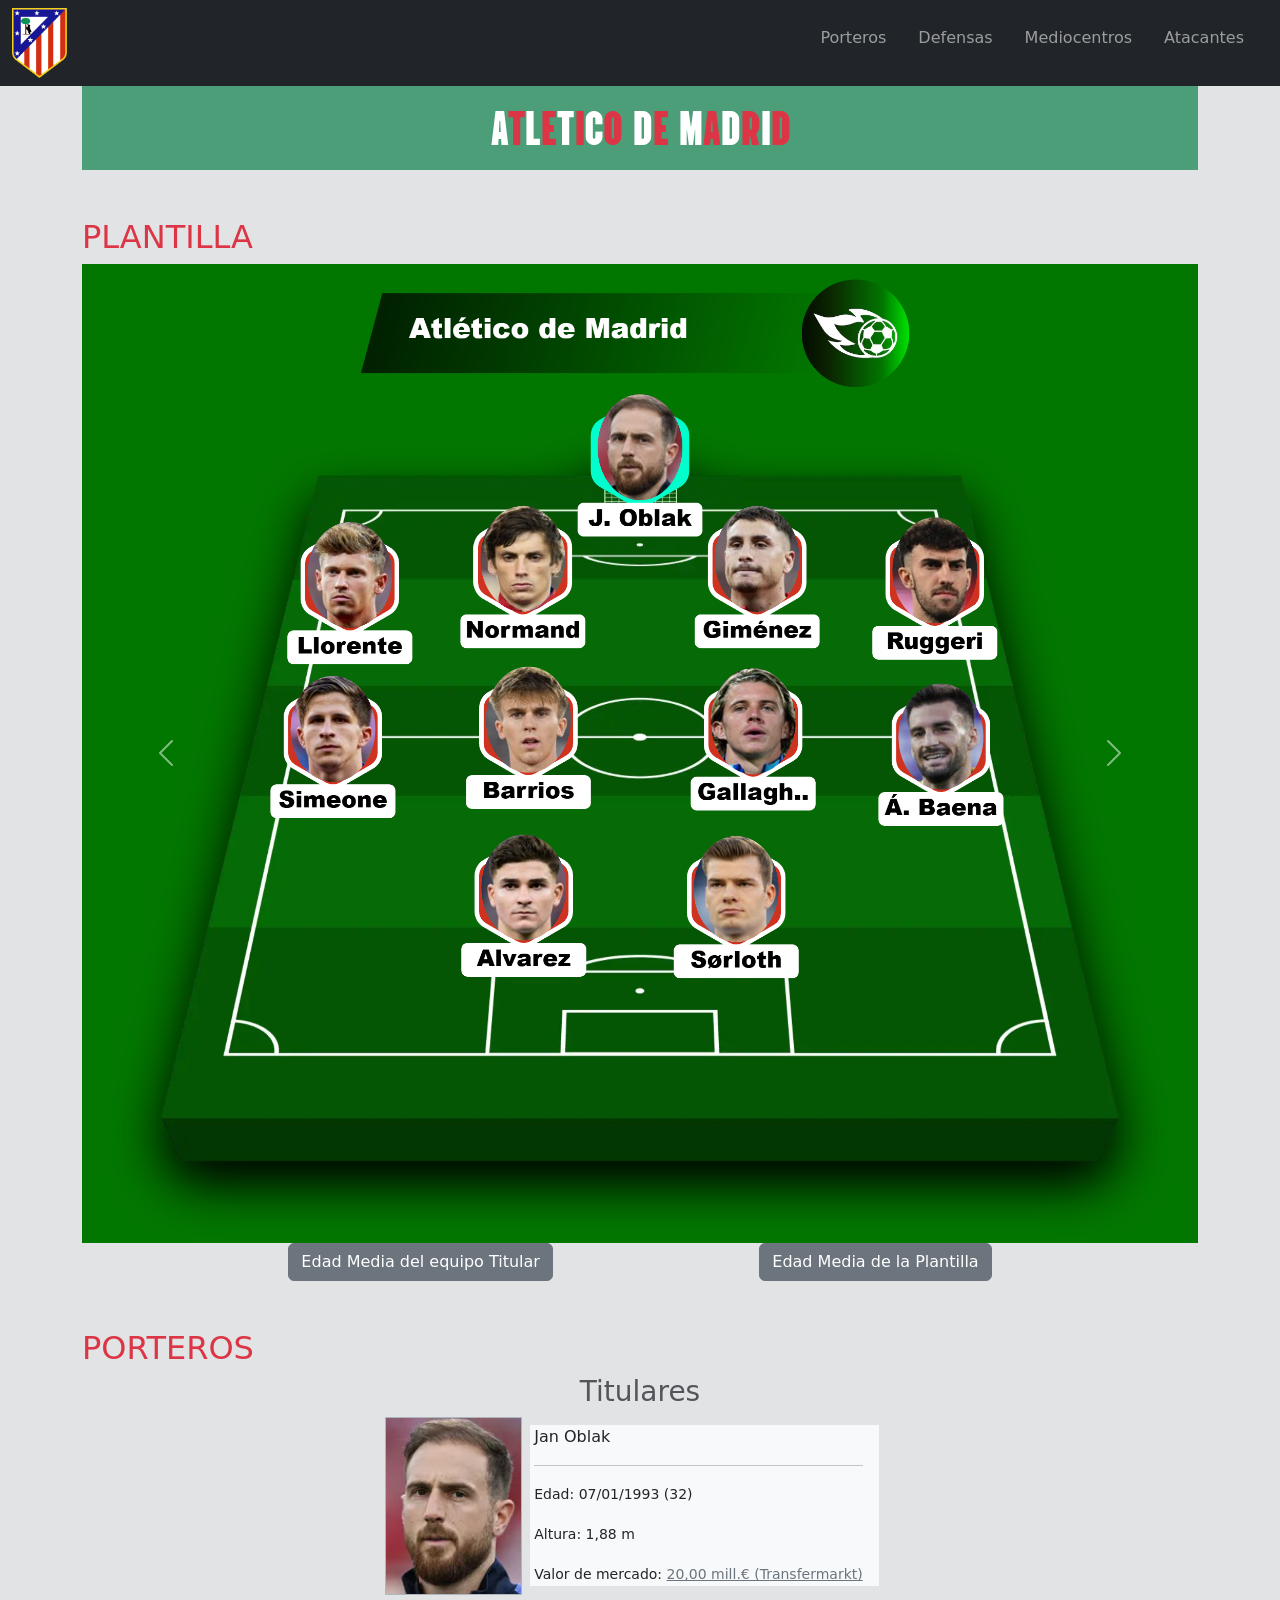
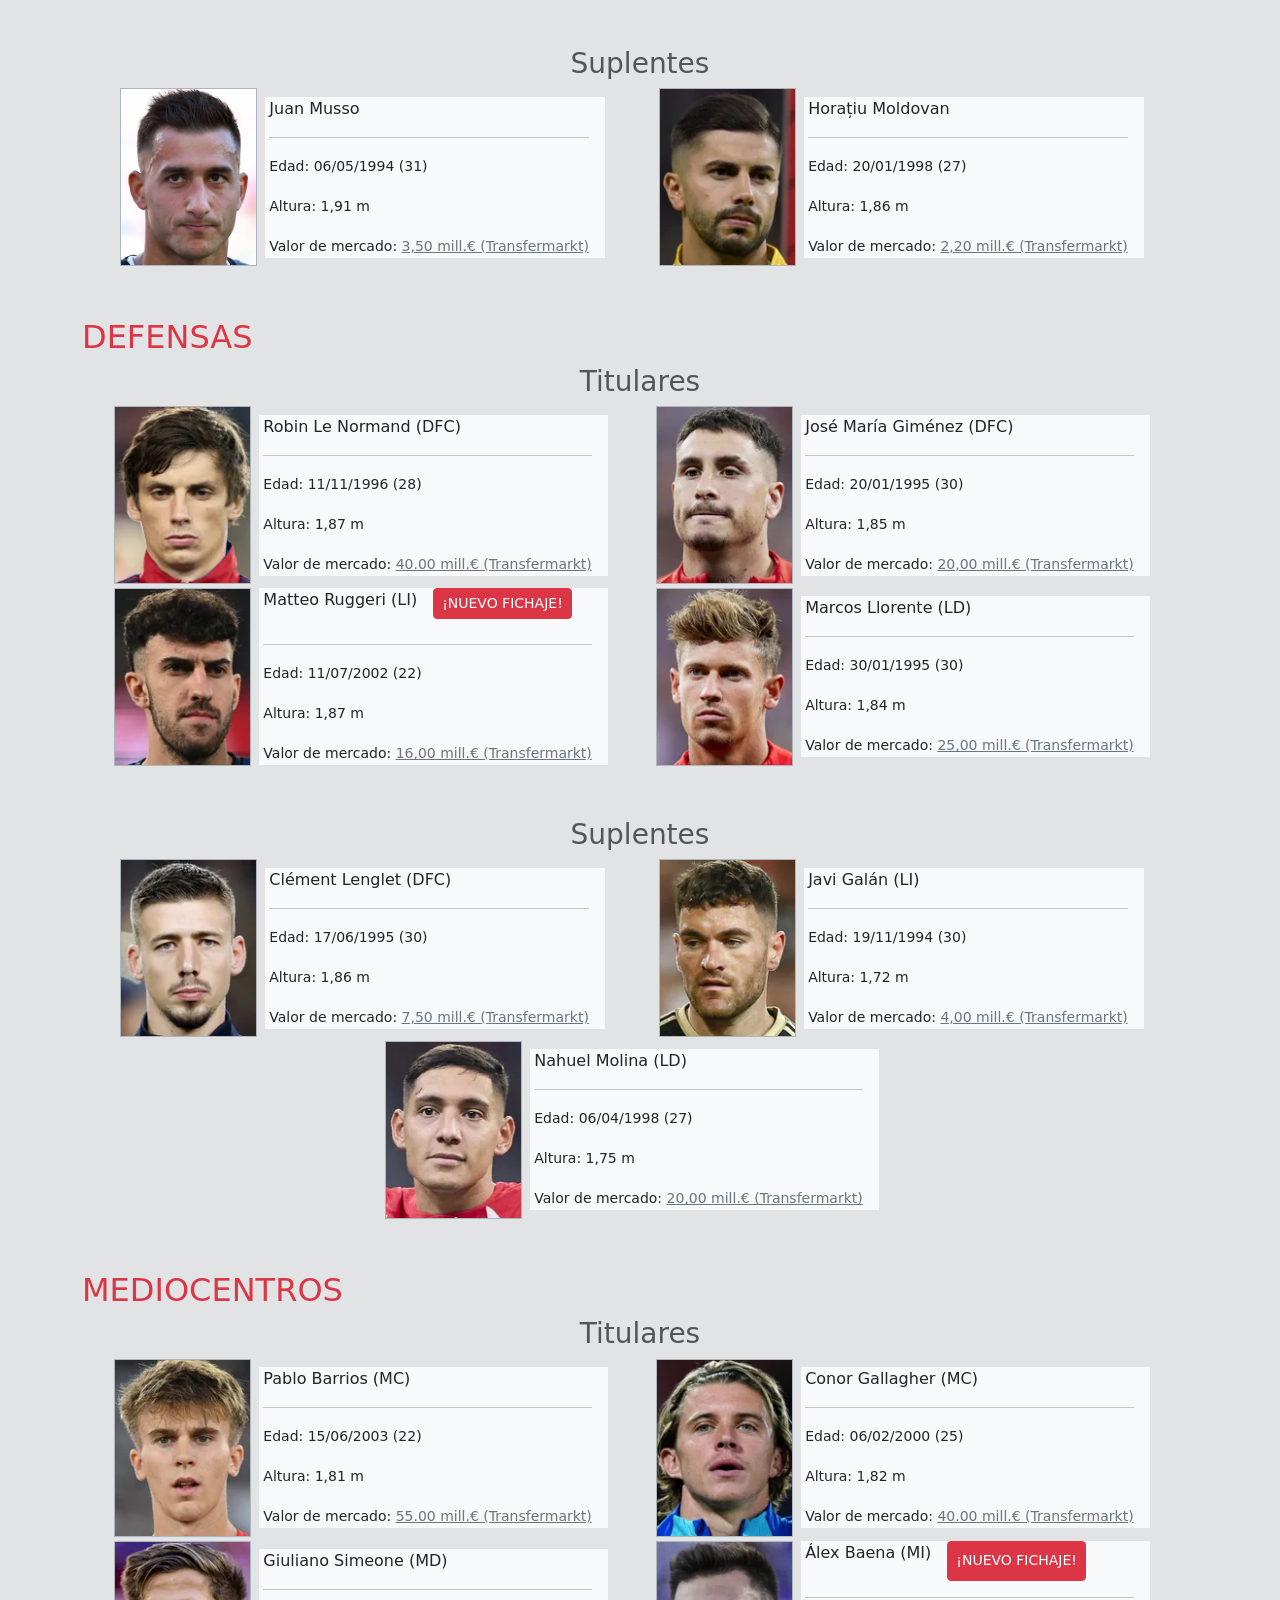
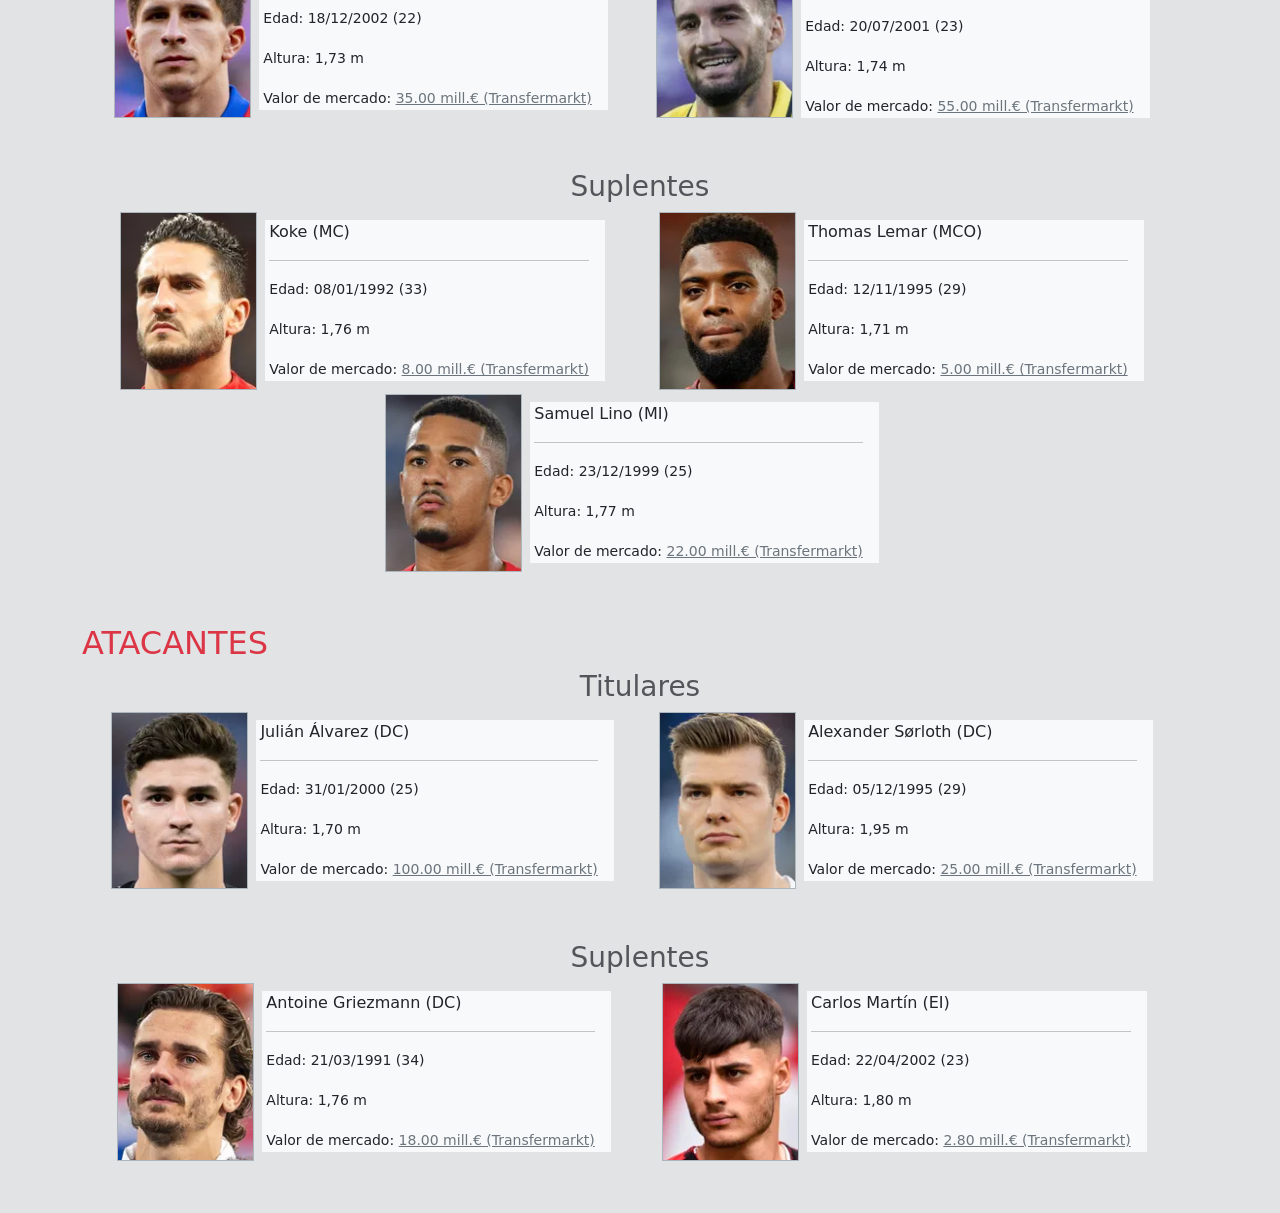
<file: cuartaEntregaTeam/index.html>
<!DOCTYPE html>
<html lang="es">

<head>
    <meta charset="utf-8">
    <meta name="viewport" content="width=device-width">
    <link rel="stylesheet" href="./estilos.css/estilosTeam.css">
    <link rel="stylesheet" href="https://cdn.jsdelivr.net/npm/bootstrap-icons@1.13.1/font/bootstrap-icons.min.css">
    <link href="https://cdn.jsdelivr.net/npm/bootstrap@5.3.7/dist/css/bootstrap.min.css" rel="stylesheet"
        integrity="sha384-LN+7fdVzj6u52u30Kp6M/trliBMCMKTyK833zpbD+pXdCLuTusPj697FH4R/5mcr" crossorigin="anonymous">
    <link rel="preconnect" href="https://fonts.googleapis.com">
    <link rel="preconnect" href="https://fonts.gstatic.com" crossorigin>
    <link href="https://fonts.googleapis.com/css2?family=Vina+Sans&display=swap" rel="stylesheet">

    <title>Plantilla Atletico 25/26</title>
</head>

<body class="bg-secondary-subtle" data-bs-spy="scroll" data-bs-target="#navSpyIa" data-bs-offset="20" tabindex="0">
    <nav class="navbar fixed-top navbar-expand-lg bg-dark" data-bs-theme="dark">
        <div class="container-fluid">
            <img src="./imagenesTeam/logoAtleti.png" alt="Logo Atleti" height="70px">
            <ul class="navbar-nav me-3 mb-2 text-light nav-underline" id="navSpyIa">
                <li class="nav-item">
                    <a href="#Porteros" class="nav-link " aria-current="page">Porteros</a>
                </li>
                <li class="nav-item">
                    <a href="#Defensas" class="nav-link " aria-current="page">Defensas</a>
                </li>
                <li class="nav-item">
                    <a href="#Mediocentros" class="nav-link " aria-current="page">Mediocentros</a>
                </li>
                <li class="nav-item">
                    <a href="#Atacantes" class="nav-link" aria-current="page">Atacantes</a>
                </li>
            </ul>
        </div>
    </nav>

    <main class="container mt-5">
        <div class="pt-5 text-center bg-success p-2 text-white bg-opacity-75">
            <h1 id="titulo">A<span class="text-danger">T</span>L<span class="text-danger">E</span>T<span
                    class="text-danger">I</span>C<span class="text-danger">O</span> D<span class="text-danger">E</span>
                M<span class="text-danger">A</span>D<span class="text-danger">R</span>I<span
                    class="text-danger">D</span></h1>
        </div>
        <!--Titulo de categoría-->
        <div class="text-danger pt-5">
            <h2 class="">PLANTILLA</h2>
        </div>
        <div id="carouselExample" class="carousel slide">
            <div class="carousel-inner">
                <div class="carousel-item active">
                    <img src="./imagenesTeam/Atlético de Madrid1.png" class="d-block w-100" alt="Opción plantilla 1">
                </div>
                <div class="carousel-item">
                    <img src="./imagenesTeam/Atlético de Madrid2.png" class="d-block w-100" alt="Opción plantilla 2">
                </div>
                <div class="carousel-item">
                    <img src="./imagenesTeam/Atlético de Madrid3.png" class="d-block w-100" alt="Opción plantilla 3">
                </div>
            </div>
            <button class="carousel-control-prev" type="button" data-bs-target="#carouselExample" data-bs-slide="prev">
                <span class="carousel-control-prev-icon" aria-hidden="true"></span>
                <span class="visually-hidden">Anterior</span>
            </button>
            <button class="carousel-control-next" type="button" data-bs-target="#carouselExample" data-bs-slide="next">
                <span class="carousel-control-next-icon" aria-hidden="true"></span>
                <span class="visually-hidden">Siguiente</span>
            </button>
        </div>

        <div class="d-flex flex-wrap justify-content-evenly">
            <div>
                <button type="button" class="btn btn-secondary" data-bs-container="body" data-bs-toggle="popover"
                    data-bs-placement="bottom" data-bs-content="26,2 años">
                    Edad Media del equipo Titular
                </button>
            </div>
            <div>
                <button type="button" class="btn btn-secondary" data-bs-container="body" data-bs-toggle="popover"
                    data-bs-placement="bottom" data-bs-content="27,5 años">
                    Edad Media de la Plantilla
                </button>
            </div>
        </div>

        <!--Titulo de categoría-->
        <div class="text-danger pt-5">
            <h2 id="Porteros" class="">PORTEROS</h2>
            <h3 class="text-body-secondary text-center">Titulares</h3>
        </div>
        <!--CONTENDOR FLEX DE IMAGENES-->
        <div class="d-flex flex-wrap justify-content-evenly">
            <!--CARD CONTENEDOR DE IMAGEN-->
            <div class="d-flex mb-1">
                <!--IMAGEN-->
                <div class="border border-dark-subtle">
                    <img src="./imagenesTeam/oblak.png" alt="Portero Oblak" width="135px" data-bs-toggle="modal"
                        data-bs-target="#janOblak">
                </div>
                <!--TEXTO-->
                <div class="ps-1 pe-3 ms-2 me-3 bg-light text-dark align-self-center" style="width: 300;">
                    <p>Jan Oblak</p>
                    <hr>
                    <p><small>Edad: 07/01/1993 (32)</small></p>
                    <p><small>Altura: 1,88 m</small></p>
                    <small>Valor de mercado: <a href="https://www.transfermarkt.es/jan-oblak/profil/spieler/121483"
                            class="link-secondary">20,00 mill.€ (Transfermarkt)</a></small>
                </div>
            </div>
        </div>
        <!--Titulo de categoría-->
        <div class="text-danger pt-5">
            <h3 class="text-body-secondary text-center">Suplentes</h3>
        </div>
        <!--CONTENDOR FLEX DE IMAGENES-->
        <div class="d-flex flex-wrap justify-content-evenly">
            <!--CARD CONTENEDOR DE IMAGEN-->
            <div class="d-flex mb-1">
                <!--IMAGEN-->
                <div class="border border-dark-subtle">
                    <img src="./imagenesTeam/Musso.png" alt="Portero Musso" width="135px" data-bs-toggle="modal"
                        data-bs-target="#juanMusso">
                </div>
                <!--TEXTO-->
                <div class="ps-1 pe-3 ms-2 me-3 bg-light text-dark align-self-center" style="width: 300;">
                    <p>Juan Musso</p>
                    <hr>
                    <p><small>Edad: 06/05/1994 (31)</small></p>
                    <p><small>Altura: 1,91 m</small></p>
                    <small>Valor de mercado: <a href="https://www.transfermarkt.es/juan-musso/profil/spieler/242359"
                            class="link-secondary">3,50 mill.€ (Transfermarkt)</a></small>
                </div>
            </div>
            <!--CARD CONTENEDOR DE IMAGEN-->
            <div class="d-flex mb-1">
                <!--IMAGEN-->
                <div class="border border-dark-subtle">
                    <img src="./imagenesTeam/Moldovan.png" alt="Portero Moldovan" width="135px" data-bs-toggle="modal"
                        data-bs-target="#moldovan">
                </div>
                <!--TEXTO-->
                <div class="ps-1 pe-3 ms-2 me-3 bg-light text-dark align-self-center" style="width: 300;">
                    <p>Horațiu Moldovan</p>
                    <hr>
                    <p><small>Edad: 20/01/1998 (27)</small></p>
                    <p><small>Altura: 1,86 m</small></p>
                    <small>Valor de mercado: <a
                            href="https://www.transfermarkt.es/horatiu-moldovan/profil/spieler/525438"
                            class="link-secondary">2,20 mill.€ (Transfermarkt)</a></small>
                </div>
            </div>
        </div>
        <!--Titulo de categoría-->
        <div class="text-danger pt-5">
            <h2 id="Defensas" class="">DEFENSAS</h2>
            <h3 class="text-body-secondary text-center">Titulares</h3>
        </div>
        <!--CONTENDOR FLEX DE IMAGENES-->
        <div class="d-flex flex-wrap justify-content-evenly">
            <!--CARD CONTENEDOR DE IMAGEN-->
            <div class="d-flex mb-1">
                <!--IMAGEN-->
                <div class="border border-dark-subtle">
                    <img src="./imagenesTeam/LeNormand.png" alt="Defensa Central LeNormand" width="135px"
                        data-bs-toggle="modal" data-bs-target="#leNormand">
                </div>
                <!--TEXTO-->
                <div class="ps-1 pe-3 ms-2 me-3 bg-light text-dark align-self-center" style="width: 300;">
                    <p>Robin Le Normand (DFC)</p>
                    <hr>
                    <p><small>Edad: 11/11/1996 (28)</small></p>
                    <p><small>Altura: 1,87 m</small></p>
                    <small>Valor de mercado: <a
                            href="https://www.transfermarkt.es/robin-le-normand/profil/spieler/351809"
                            class="link-secondary">40.00 mill.€ (Transfermarkt)</a></small>
                </div>
            </div>
            <!--CARD CONTENEDOR DE IMAGEN-->
            <div class="d-flex mb-1">
                <!--IMAGEN-->
                <div class="border border-dark-subtle">
                    <img src="./imagenesTeam/JMGimenez.png" alt="Defensa José María Gimenez" width="135px"
                        data-bs-toggle="modal" data-bs-target="#jmGimenez">
                </div>
                <!--TEXTO-->
                <div class="ps-1 pe-3 ms-2 me-3 bg-light text-dark align-self-center" style="width: 300;">
                    <p>José María Giménez (DFC)</p>
                    <hr>
                    <p><small>Edad: 20/01/1995 (30)</small></p>
                    <p><small>Altura: 1,85 m</small></p>
                    <small>Valor de mercado: <a
                            href="https://www.transfermarkt.es/jose-maria-gimenez/profil/spieler/250845"
                            class="link-secondary">20,00 mill.€ (Transfermarkt)</a></small>
                </div>
            </div>
            <!--CARD CONTENEDOR DE IMAGEN-->
            <div class="d-flex mb-1">
                <!--IMAGEN-->
                <div class="border border-dark-subtle">
                    <img src="./imagenesTeam/Ruggeri.png" alt="Lateral Izquierdo Ruggeri" width="135px"
                        data-bs-toggle="modal" data-bs-target="#matteoRuggeri">
                </div>
                <!--TEXTO-->
                <div class="ps-1 pe-3 ms-2 me-3 bg-light text-dark align-self-center" style="width: 300;">
                    <div class="d-flex">
                        <div>
                            <p>Matteo Ruggeri (LI)</p>
                        </div>
                        <div>
                            <button type="button" class="btn btn-sm btn-danger ms-3" data-bs-container="body"
                                data-bs-toggle="popover" data-bs-placement="right" data-bs-content="Fichado: 01/07/2025
Contrato hasta 30/06/2030">
                                ¡NUEVO FICHAJE!
                            </button>
                        </div>
                    </div>
                    <hr>
                    <p><small>Edad: 11/07/2002 (22)</small></p>
                    <p><small>Altura: 1,87 m</small></p>
                    <small>Valor de mercado: <a href="https://www.transfermarkt.es/matteo-ruggeri/profil/spieler/616631"
                            class="link-secondary">16,00 mill.€ (Transfermarkt)</a></small>
                </div>
            </div>
            <!--CARD CONTENEDOR DE IMAGEN-->
            <div class="d-flex mb-1">
                <!--IMAGEN-->
                <div class="border border-dark-subtle">
                    <img src="./imagenesTeam/MLlorente.png" alt="Lateral Derecho Marcos Llorente" width="135px"
                        data-bs-toggle="modal" data-bs-target="#marcosLlorente">
                </div>
                <!--TEXTO-->
                <div class="ps-1 pe-3 ms-2 me-3 bg-light text-dark align-self-center" style="width: 300;">
                    <p>Marcos Llorente (LD)</p>
                    <hr>
                    <p><small>Edad: 30/01/1995 (30)</small></p>
                    <p><small>Altura: 1,84 m</small></p>
                    <small>Valor de mercado: <a
                            href="https://www.transfermarkt.es/marcos-llorente/profil/spieler/282411"
                            class="link-secondary">25,00 mill.€ (Transfermarkt)</a></small>
                </div>
            </div>
        </div>
        <!--Titulo de categoría-->
        <div class="text-danger pt-5 ">
            <h3 class="text-body-secondary text-center">Suplentes</h3>
            <!--CONTENDOR FLEX DE IMAGENES-->
            <div class="d-flex flex-wrap justify-content-evenly">
                <!--CARD CONTENEDOR DE IMAGEN-->
                <div class="d-flex mb-1">
                    <!--IMAGEN-->
                    <div class="border border-dark-subtle">
                        <img src="./imagenesTeam/Lenglet.png" alt="Defensa Central" Lenglet width="135px"
                            data-bs-toggle="modal" data-bs-target="#clementLenglet">
                    </div>
                    <!--TEXTO-->
                    <div class="ps-1 pe-3 ms-2 me-3 bg-light text-dark align-self-center" style="width: 300;">
                        <p>Clément Lenglet (DFC)</p>
                        <hr>
                        <p><small>Edad: 17/06/1995 (30)</small></p>
                        <p><small>Altura: 1,86 m</small></p>
                        <small>Valor de mercado: <a
                                href="https://www.transfermarkt.es/clement-lenglet/profil/spieler/182904"
                                class="link-secondary">7,50 mill.€ (Transfermarkt)</a></small>
                    </div>
                </div>
                <!--CARD CONTENEDOR DE IMAGEN-->
                <div class="d-flex mb-1">
                    <!--IMAGEN-->
                    <div class="border border-dark-subtle">
                        <img src="./imagenesTeam/Galán.png" alt="Lateral Izquierdo Javi Galán" width="135px"
                            data-bs-toggle="modal" data-bs-target="#javiGalan">
                    </div>
                    <!--TEXTO-->
                    <div class="ps-1 pe-3 ms-2 me-3 bg-light text-dark align-self-center" style="width: 300;">
                        <p>Javi Galán (LI)</p>
                        <hr>
                        <p><small>Edad: 19/11/1994 (30)</small></p>
                        <p><small>Altura: 1,72 m</small></p>
                        <small>Valor de mercado: <a href="https://www.transfermarkt.es/javi-galan/profil/spieler/448628"
                                class="link-secondary">4,00 mill.€ (Transfermarkt)</a></small>
                    </div>
                </div>
                <!--CARD CONTENEDOR DE IMAGEN-->
                <div class="d-flex mb-1">
                    <!--IMAGEN-->
                    <div class="border border-dark-subtle">
                        <img src="./imagenesTeam/NahuelMolina.png" alt="Lateral Derecho Nahuel Molina" width="135px"
                            data-bs-toggle="modal" data-bs-target="#nahuelMolina">
                    </div>
                    <!--TEXTO-->
                    <div class="ps-1 pe-3 ms-2 me-3 bg-light text-dark align-self-center" style="width: 300;">
                        <p>Nahuel Molina (LD)</p>
                        <hr>
                        <p><small>Edad: 06/04/1998 (27)</small></p>
                        <p><small>Altura: 1,75 m</small></p>
                        <small>Valor de mercado: <a
                                href="https://www.transfermarkt.es/nahuel-molina/profil/spieler/424042"
                                class="link-secondary">20,00 mill.€ (Transfermarkt)</a></small>
                    </div>
                </div>
            </div>
            <!--Titulo de categoría-->
            <div class="text-danger pt-5">
                <h2 id="Mediocentros" class="">MEDIOCENTROS</h2>
                <h3 class="text-body-secondary text-center">Titulares</h3>
            </div>
            <!--CONTENDOR FLEX DE IMAGENES-->
            <div class="d-flex flex-wrap justify-content-evenly">
                <!--CARD CONTENEDOR DE IMAGEN-->
                <div class="d-flex mb-1">
                    <!--IMAGEN-->
                    <div class="border border-dark-subtle">
                        <img src="./imagenesTeam/Pablo Barrios.png" alt="Mediocentro Pablo Barrios" width="135px"
                            data-bs-toggle="modal" data-bs-target="#pabloBarrios">
                    </div>
                    <!--TEXTO-->
                    <div class="ps-1 pe-3 ms-2 me-3 bg-light text-dark align-self-center" style="width: 300;">
                        <p>Pablo Barrios (MC)</p>
                        <hr>
                        <p><small>Edad: 15/06/2003 (22)</small></p>
                        <p><small>Altura: 1,81 m</small></p>
                        <small>Valor de mercado: <a
                                href="https://www.transfermarkt.es/pablo-barrios/profil/spieler/775605"
                                class="link-secondary">55.00 mill.€ (Transfermarkt)</a></small>
                    </div>
                </div>
                <!--CARD CONTENEDOR DE IMAGEN-->
                <div class="d-flex mb-1">
                    <!--IMAGEN-->
                    <div class="border border-dark-subtle">
                        <img src="./imagenesTeam/conorGalagher.png" alt="Mediocentro Conor Gallagher" width="135px"
                            data-bs-toggle="modal" data-bs-target="#conorGallagher">
                    </div>
                    <!--TEXTO-->
                    <div class="ps-1 pe-3 ms-2 me-3 bg-light text-dark align-self-center" style="width: 300;">
                        <p>Conor Gallagher (MC)</p>
                        <hr>
                        <p><small>Edad: 06/02/2000 (25)</small></p>
                        <p><small>Altura: 1,82 m</small></p>
                        <small>Valor de mercado: <a
                                href="https://www.transfermarkt.es/conor-gallagher/profil/spieler/488362"
                                class="link-secondary">40.00 mill.€ (Transfermarkt)</a></small>
                    </div>
                </div>
                <!--CARD CONTENEDOR DE IMAGEN-->
                <div class="d-flex mb-1">
                    <!--IMAGEN-->
                    <div class="border border-dark-subtle">
                        <img src="./imagenesTeam/GuilianoSimeone.png" alt="Medio Derecho Giuliano Simeone" width="135px"
                            data-bs-toggle="modal" data-bs-target="#guilianoSimeone">
                    </div>
                    <!--TEXTO-->
                    <div class="ps-1 pe-3 ms-2 me-3 bg-light text-dark align-self-center" style="width: 300;">
                        <p>Giuliano Simeone (MD)</p>
                        <hr>
                        <p><small>Edad: 18/12/2002 (22)</small></p>
                        <p><small>Altura: 1,73 m</small></p>
                        <small>Valor de mercado: <a
                                href="https://www.transfermarkt.es/giuliano-simeone/profil/spieler/742201"
                                class="link-secondary">35.00 mill.€ (Transfermarkt)</a></small>
                    </div>
                </div>
                <!--CARD CONTENEDOR DE IMAGEN-->
                <div class="d-flex mb-1">
                    <!--IMAGEN-->
                    <div class="border border-dark-subtle">
                        <img src="./imagenesTeam/Baena.png" alt="Medio Derecho Álex Baena" width="135px"
                            data-bs-toggle="modal" data-bs-target="#alexBaena">
                    </div>
                    <!--TEXTO-->
                    <div class="ps-1 pe-3 ms-2 me-3 bg-light text-dark align-self-center" style="width: 300;">
                        <div class="d-flex">
                            <div>
                                <p>Álex Baena (MI)</p>
                            </div>

                            <button type="button" class="btn btn-sm btn-danger ms-3" data-bs-container="body"
                                data-bs-toggle="popover" data-bs-placement="right" data-bs-content="Fichado: 02/07/2025
Contrato hasta 30/06/2030">
                                ¡NUEVO FICHAJE!
                            </button>
                        </div>
                        <hr>
                        <p><small>Edad: 20/07/2001 (23)</small></p>
                        <p><small>Altura: 1,74 m</small></p>
                        <small>Valor de mercado: <a href="https://www.transfermarkt.es/alex-baena/profil/spieler/548111"
                                class="link-secondary">55.00 mill.€ (Transfermarkt)</a></small>
                    </div>
                </div>
            </div>
            <!--Titulo de categoría-->
            <div class="text-danger pt-5">
                <h3 class="text-body-secondary text-center">Suplentes</h3>
            </div>
            <!--CONTENDOR FLEX DE IMAGENES-->
            <div class="d-flex flex-wrap justify-content-evenly">
                <!--CARD CONTENEDOR DE IMAGEN-->
                <div class="d-flex mb-1">
                    <!--IMAGEN-->
                    <div class="border border-dark-subtle">
                        <img src="./imagenesTeam/Koke.png" alt="Mediocentro Koke" width="135px" data-bs-toggle="modal"
                            data-bs-target="#koke">
                    </div>
                    <!--TEXTO-->
                    <div class="ps-1 pe-3 ms-2 me-3 bg-light text-dark align-self-center" style="width: 300;">
                        <p>Koke (MC)</p>
                        <hr>
                        <p><small>Edad: 08/01/1992 (33)</small></p>
                        <p><small>Altura: 1,76 m</small></p>
                        <small>Valor de mercado: <a href="https://www.transfermarkt.es/koke/profil/spieler/74229"
                                class="link-secondary">8.00 mill.€ (Transfermarkt)</a></small>
                    </div>
                </div>
                <!--CARD CONTENEDOR DE IMAGEN-->
                <div class="d-flex mb-1">
                    <!--IMAGEN-->
                    <div class="border border-dark-subtle">
                        <img src="./imagenesTeam/Thomas Lemar.png" alt="Mediocentro Ofensivo Lemar" width="135px"
                            data-bs-toggle="modal" data-bs-target="#thomasLemar">
                    </div>
                    <!--TEXTO-->
                    <div class="ps-1 pe-3 ms-2 me-3 bg-light text-dark align-self-center" style="width: 300;">
                        <p>Thomas Lemar (MCO)</p>
                        <hr>
                        <p><small>Edad: 12/11/1995 (29)</small></p>
                        <p><small>Altura: 1,71 m</small></p>
                        <small>Valor de mercado: <a
                                href="https://www.transfermarkt.es/thomas-lemar/profil/spieler/205562"
                                class="link-secondary">5.00 mill.€ (Transfermarkt)</a></small>
                    </div>
                </div>
                <!--CARD CONTENEDOR DE IMAGEN-->
                <div class="d-flex mb-1">
                    <!--IMAGEN-->
                    <div class="border border-dark-subtle">
                        <img src="./imagenesTeam/Samuel Lino.png" alt="Medio Izquierdo Samuel Lino" width="135px"
                            data-bs-toggle="modal" data-bs-target="#samuelLino">
                    </div>
                    <!--TEXTO-->
                    <div class="ps-1 pe-3 ms-2 me-3 bg-light text-dark align-self-center" style="width: 300;">
                        <p>Samuel Lino (MI)</p>
                        <hr>
                        <p><small>Edad: 23/12/1999 (25)</small></p>
                        <p><small>Altura: 1,77 m</small></p>
                        <small>Valor de mercado: <a
                                href="https://www.transfermarkt.es/samuel-lino/profil/spieler/694928"
                                class="link-secondary">22.00 mill.€ (Transfermarkt)</a></small>
                    </div>
                </div>
            </div>

            <!--Titulo de categoría-->
            <div class="text-danger pt-5">
                <h2 id="Atacantes" class="">ATACANTES</h2>
                <h3 class="text-body-secondary text-center">Titulares</h3>
            </div>
            <!--CONTENDOR FLEX DE IMAGENES-->
            <div class="d-flex flex-wrap justify-content-evenly">
                <!--CARD CONTENEDOR DE IMAGEN-->
                <div class="d-flex mb-1">
                    <!--IMAGEN-->
                    <div class="border border-dark-subtle">
                        <img src="./imagenesTeam/Julian.png" alt="Delantero Julian Alvarez" width="135px"
                            data-bs-toggle="modal" data-bs-target="#julianAlvarez">
                    </div>
                    <!--TEXTO-->
                    <div class="ps-1 pe-3 ms-2 me-3 bg-light text-dark align-self-center" style="width: 300;">
                        <p>Julián Álvarez (DC)</p>
                        <hr>
                        <p><small>Edad: 31/01/2000 (25)</small></p>
                        <p><small>Altura: 1,70 m</small></p>
                        <small>Valor de mercado: <a
                                href="https://www.transfermarkt.es/julian-alvarez/profil/spieler/576024"
                                class="link-secondary">100.00 mill.€ (Transfermarkt)</a></small>
                    </div>
                </div>
                <!--CARD CONTENEDOR DE IMAGEN-->
                <div class="d-flex mb-1">
                    <!--IMAGEN-->
                    <div class="border border-dark-subtle">
                        <img src="./imagenesTeam/alexander.png" alt="Imagen Delantero Alexander Sørloth" width="135px"
                            data-bs-toggle="modal" data-bs-target="#alexanderSorloth">
                    </div>
                    <!--TEXTO-->
                    <div class="ps-1 pe-3 ms-2 me-3 bg-light text-dark align-self-center" style="width: 300;">
                        <p>Alexander Sørloth (DC)</p>
                        <hr>
                        <p><small>Edad: 05/12/1995 (29)</small></p>
                        <p><small>Altura: 1,95 m</small></p>
                        <small>Valor de mercado: <a
                                href="https://www.transfermarkt.es/alexander-sorloth/profil/spieler/238407"
                                class="link-secondary">25.00 mill.€ (Transfermarkt)</a></small>
                    </div>
                </div>
            </div>
            <!--Titulo de categoría-->
            <div class="text-danger pt-5">
                <h3 class="text-body-secondary text-center">Suplentes</h3>
            </div>
            <!--CONTENDOR FLEX DE IMAGENES-->
            <div class="d-flex flex-wrap justify-content-evenly">
                <!--CARD CONTENEDOR DE IMAGEN-->
                <div class="d-flex mb-1">
                    <!--IMAGEN-->
                    <div class="border border-dark-subtle">
                        <img src="./imagenesTeam/Griezmann.png" alt="Delantero Griezmann" width="135px"
                            data-bs-toggle="modal" data-bs-target="#antoineGriezmann">
                    </div>
                    <!--TEXTO-->
                    <div class="ps-1 pe-3 ms-2 me-3 bg-light text-dark align-self-center" style="width: 300;">
                        <p>Antoine Griezmann (DC)</p>
                        <hr>
                        <p><small>Edad: 21/03/1991 (34)</small></p>
                        <p><small>Altura: 1,76 m</small></p>
                        <small>Valor de mercado: <a
                                href="https://www.transfermarkt.es/antoine-griezmann/profil/spieler/125781"
                                class="link-secondary">18.00 mill.€ (Transfermarkt)</a></small>
                    </div>
                </div>
                <!--CARD CONTENEDOR DE IMAGEN-->
                <div class="d-flex mb-1">
                    <!--IMAGEN-->
                    <div class="border border-dark-subtle">
                        <img src="./imagenesTeam/CarlosMartín.png" alt="Delantero Carlos Martín" width="135px"
                            data-bs-toggle="modal" data-bs-target="#carlosMartin">
                    </div>
                    <!--TEXTO-->
                    <div class="ps-1 pe-3 ms-2 me-3 bg-light text-dark align-self-center" style="width: 300;">
                        <p>Carlos Martín (EI)</p>
                        <hr>
                        <p><small>Edad: 22/04/2002 (23)</small></p>
                        <p><small>Altura: 1,80 m</small></p>
                        <small>Valor de mercado: <a
                                href="https://www.transfermarkt.es/carlos-martin/profil/spieler/618813"
                                class="link-secondary">2.80 mill.€ (Transfermarkt)</a></small>
                    </div>
                </div>
            </div>

            <!-- Modal de imagen -->
            <div class="modal fade" id="janOblak" tabindex="-1" aria-labelledby="exampleModalLabel" aria-hidden="true">
                <div class="modal-dialog">
                    <div class="modal-content">
                        <div class="modal-header">
                            <h1 class="modal-title fs-5" id="exampleModalLabel">Jan Oblak</h1>
                            <button type="button" class="btn-close" data-bs-dismiss="modal" aria-label="Close"></button>
                        </div>
                        <div class="modal-body">
                            <div class="d-flex">
                                <div class="align-middle">
                                    <img src="./imagenesTeam/oblak.png" alt="Imagen Jan Oblak" width="150px">
                                </div>
                                <div>
                                    <p class="ps-2">Jan Oblak es un arquero esloveno nacido en 1993, reconocido por su
                                        consistencia, reflejos rápidos y excelente colocación. Desde 2014 juega en el
                                        Atlético de Madrid, donde se ha consolidado como uno de los mejores porteros del
                                        mundo. Ha ganado varios trofeos con el club, incluyendo LaLiga en la temporada
                                        2020-2021. Es habitual en la selección nacional de Eslovenia, siendo su capitán
                                        en múltiples ocasiones. Su estilo sobrio y eficiente lo hace una figura clave en
                                        cualquier defensa.</p>
                                </div>
                            </div>
                        </div>
                    </div>
                </div>
            </div>
            <!-- Modal de imagen -->
            <div class="modal fade" id="juanMusso" tabindex="-1" aria-labelledby="exampleModalLabel2"
                aria-hidden="true">
                <div class="modal-dialog">
                    <div class="modal-content">
                        <div class="modal-header">
                            <h1 class="modal-title fs-5" id="exampleModalLabel2">Juan Musso</h1>
                            <button type="button" class="btn-close" data-bs-dismiss="modal" aria-label="Close"></button>
                        </div>
                        <div class="modal-body">
                            <div class="d-flex">
                                <div class="align-middle">
                                    <img src="./imagenesTeam/Musso.png" alt="Imagen Juan Musso" width="150px">
                                </div>
                                <div>
                                    <p class="ps-2">Juan Musso es un arquero argentino nacido en 1994, que ha destacado
                                        por su agilidad, estatura imponente y buena lectura del juego. Comenzó su
                                        carrera en Racing Club de Avellaneda antes de emigrar a Europa, donde jugó en el
                                        Udinese de Italia. En 2021 fichó por el Atalanta, consolidándose como uno de los
                                        porteros más confiables de la Serie A. Ha sido convocado varias veces por la
                                        selección argentina, integrando el plantel campeón de la Copa América 2021. Es
                                        valorado por su serenidad bajo presión y capacidad para atajar penales.</p>
                                </div>
                            </div>
                        </div>
                    </div>
                </div>
            </div>
            <!-- Modal de imagen -->
            <div class="modal fade" id="moldovan" tabindex="-1" aria-labelledby="exampleModalLabel3" aria-hidden="true">
                <div class="modal-dialog">
                    <div class="modal-content">
                        <div class="modal-header">
                            <h1 class="modal-title fs-5" id="exampleModalLabel3">Horațiu Moldovan</h1>
                            <button type="button" class="btn-close" data-bs-dismiss="modal" aria-label="Close"></button>
                        </div>
                        <div class="modal-body">
                            <div class="d-flex">
                                <div class="align-middle">
                                    <img src="./imagenesTeam/Moldovan.png" alt="Imagen Horațiu Moldovan" width="150px">
                                </div>
                                <div>
                                    <p class="ps-2">Horațiu Moldovan es un arquero rumano nacido en 1998, que ha ganado
                                        notoriedad por sus sólidas actuaciones en el fútbol local y su reciente paso al
                                        fútbol internacional. Se destacó en el Rapid Bucarest antes de firmar con el
                                        Atlético de Madrid en 2024 como refuerzo. Es conocido por su valentía, reflejos
                                        ágiles y compromiso bajo los tres palos. Ha sido convocado por la selección
                                        nacional de Rumania, donde compite por un puesto titular. Su proyección lo
                                        convierte en una promesa del arco europeo.</p>
                                </div>
                            </div>
                        </div>
                    </div>
                </div>
            </div>
            <!-- Modal de imagen -->
            <div class="modal fade" id="leNormand" tabindex="-1" aria-labelledby="exampleModalLabel4"
                aria-hidden="true">
                <div class="modal-dialog">
                    <div class="modal-content">
                        <div class="modal-header">
                            <h1 class="modal-title fs-5" id="exampleModalLabel4">Robin Le Normand</h1>
                            <button type="button" class="btn-close" data-bs-dismiss="modal" aria-label="Close"></button>
                        </div>
                        <div class="modal-body">
                            <div class="d-flex">
                                <div class="align-middle">
                                    <img src="./imagenesTeam/LeNormand.png" alt="Imagen Le Normand" width="150px">
                                </div>
                                <div>
                                    <p class="ps-2">Robin Le Normand es un defensor central nacido en Francia en 1996,
                                        nacionalizado español en 2023. Se formó en el Brest y alcanzó la élite jugando
                                        para la Real Sociedad, club con el que ha disputado competiciones europeas y
                                        ganado la Copa del Rey en 2020. Destaca por su solidez defensiva, inteligencia
                                        táctica y buen juego aéreo. Desde su nacionalización, ha sido convocado
                                        regularmente por la selección de España, aportando seguridad en la zaga. Su
                                        crecimiento constante lo ha posicionado como uno de los mejores centrales de
                                        LaLiga.</p>
                                </div>
                            </div>
                        </div>
                    </div>
                </div>
            </div>
            <!-- Modal de imagen -->
            <div class="modal fade" id="jmGimenez" tabindex="-1" aria-labelledby="exampleModalLabel5"
                aria-hidden="true">
                <div class="modal-dialog">
                    <div class="modal-content">
                        <div class="modal-header">
                            <h1 class="modal-title fs-5" id="exampleModalLabel5">José María Giménez</h1>
                            <button type="button" class="btn-close" data-bs-dismiss="modal" aria-label="Close"></button>
                        </div>
                        <div class="modal-body">
                            <div class="d-flex">
                                <div class="align-middle">
                                    <img src="./imagenesTeam/JMGimenez.png" alt="Imagen José María Giménez"
                                        width="150px">
                                </div>
                                <div>
                                    <p class="ps-2">José María Giménez es un defensor central uruguayo nacido en 1995,
                                        conocido por su entrega, firmeza en los duelos y liderazgo. Llegó al Atlético de
                                        Madrid en 2013 y ha sido una pieza clave en la defensa del equipo dirigido por
                                        Diego Simeone, formando una dupla sólida con varios compañeros a lo largo de los
                                        años. Con el club colchonero ha ganado títulos como LaLiga y la Supercopa de
                                        España. Es internacional habitual con la selección uruguaya, con la que ha
                                        disputado Copas del Mundo y Copa América. Su garra y compromiso lo convierten en
                                        un emblema defensivo.</p>
                                </div>
                            </div>
                        </div>
                    </div>
                </div>
            </div>
            <!-- Modal de imagen -->
            <div class="modal fade" id="matteoRuggeri" tabindex="-1" aria-labelledby="exampleModalLabel6"
                aria-hidden="true">
                <div class="modal-dialog">
                    <div class="modal-content">
                        <div class="modal-header">
                            <h1 class="modal-title fs-5" id="exampleModalLabel6">Matteo Ruggeri</h1>
                            <button type="button" class="btn-close" data-bs-dismiss="modal" aria-label="Close"></button>
                        </div>
                        <div class="modal-body">
                            <div class="d-flex">
                                <div class="align-middle">
                                    <img src="./imagenesTeam/Ruggeri.png" alt="Imagen Matteo Ruggeri" width="150px">
                                </div>
                                <div>
                                    <p class="ps-2">Matteo Ruggeri es un lateral izquierdo italiano nacido en 2002, que
                                        ha emergido como una de las jóvenes promesas del Atalanta en la Serie A. Se
                                        formó en las divisiones inferiores del club y ha ido ganando protagonismo
                                        gracias a su velocidad, capacidad ofensiva y buena técnica. También ha sido
                                        internacional con las categorías juveniles de Italia, y recientemente fue
                                        convocado por la selección absoluta. Su versatilidad le permite actuar como
                                        carrilero o lateral en línea de cuatro. Es visto como uno de los talentos con
                                        mayor proyección del fútbol italiano.</p>
                                </div>
                            </div>
                        </div>
                    </div>
                </div>
            </div>
            <!-- Modal de imagen -->
            <div class="modal fade" id="marcosLlorente" tabindex="-1" aria-labelledby="exampleModalLabel7"
                aria-hidden="true">
                <div class="modal-dialog">
                    <div class="modal-content">
                        <div class="modal-header">
                            <h1 class="modal-title fs-5" id="exampleModalLabel7">Marcos Llorente</h1>
                            <button type="button" class="btn-close" data-bs-dismiss="modal" aria-label="Close"></button>
                        </div>
                        <div class="modal-body">
                            <div class="d-flex">
                                <div class="align-middle">
                                    <img src="./imagenesTeam/MLlorente.png" alt="Imagen Marcos Llorente" width="150px">
                                </div>
                                <div>
                                    <p class="ps-2">Marcos Llorente es un futbolista español nacido en 1995, que ha
                                        brillado por su versatilidad y despliegue físico. Aunque inicialmente fue
                                        mediocampista, en el Atlético de Madrid ha desempeñado con eficacia el rol de
                                        lateral derecho, especialmente en sistemas con línea de cinco. Su velocidad,
                                        capacidad para recorrer toda la banda y llegada al área rival lo convierten en
                                        un arma ofensiva desde el fondo. Además de su rendimiento en el club, ha sido
                                        convocado por la selección española en varias ocasiones. Es un jugador clave por
                                        su energía y compromiso táctico.</p>
                                </div>
                            </div>
                        </div>
                    </div>
                </div>
            </div>
            <!-- Modal de imagen -->
            <div class="modal fade" id="clementLenglet" tabindex="-1" aria-labelledby="exampleModalLabel8"
                aria-hidden="true">
                <div class="modal-dialog">
                    <div class="modal-content">
                        <div class="modal-header">
                            <h1 class="modal-title fs-5" id="exampleModalLabel8">Clément Lenglet</h1>
                            <button type="button" class="btn-close" data-bs-dismiss="modal" aria-label="Close"></button>
                        </div>
                        <div class="modal-body">
                            <div class="d-flex">
                                <div class="align-middle">
                                    <img src="./imagenesTeam/Lenglet.png" alt="Imagen Clément Lenglet" width="150px">
                                </div>
                                <div>
                                    <p class="ps-2">Clément Lenglet es un defensor central francés nacido en 1995, con
                                        buena salida de balón y solidez defensiva. Comenzó su carrera en Nancy y pasó
                                        por Sevilla antes de fichar por el Barcelona en 2018. Ha jugado también en la
                                        Premier League con el Tottenham. Es valorado por su posicionamiento,
                                        anticipación y capacidad para jugar desde atrás. Además, ha sido convocado
                                        regularmente a la selección francesa.</p>
                                </div>
                            </div>
                        </div>
                    </div>
                </div>
            </div>
            <!-- Modal de imagen -->
            <div class="modal fade" id="javiGalan" tabindex="-1" aria-labelledby="exampleModalLabel9"
                aria-hidden="true">
                <div class="modal-dialog">
                    <div class="modal-content">
                        <div class="modal-header">
                            <h1 class="modal-title fs-5" id="exampleModalLabel9">Marcos Llorente</h1>
                            <button type="button" class="btn-close" data-bs-dismiss="modal" aria-label="Close"></button>
                        </div>
                        <div class="modal-body">
                            <div class="d-flex">
                                <div class="align-middle">
                                    <img src="./imagenesTeam/Galán.png" alt="Imagen Javi Galan" width="150px">
                                </div>
                                <div>
                                    <p class="ps-2">Javi Galán es un lateral izquierdo español nacido en 1994, conocido
                                        por su intensidad, recorrido y capacidad para sumarse al ataque. Ha jugado en
                                        clubes como Huesca, Zaragoza y Celta de Vigo, donde se ha destacado por su
                                        versatilidad defensiva y ofensiva. Su rapidez y resistencia le permiten ser
                                        fundamental en las transiciones rápidas. También ha sido convocado para
                                        selecciones menores y es reconocido por su entrega en la banda.</p>
                                </div>
                            </div>
                        </div>
                    </div>
                </div>
            </div>
            <!-- Modal de imagen -->
            <div class="modal fade" id="nahuelMolina" tabindex="-1" aria-labelledby="exampleModalLabel10"
                aria-hidden="true">
                <div class="modal-dialog">
                    <div class="modal-content">
                        <div class="modal-header">
                            <h1 class="modal-title fs-5" id="exampleModalLabel10">Nahuel Molina</h1>
                            <button type="button" class="btn-close" data-bs-dismiss="modal" aria-label="Close"></button>
                        </div>
                        <div class="modal-body">
                            <div class="d-flex">
                                <div class="align-middle">
                                    <img src="./imagenesTeam/NahuelMolina.png" alt="Imagen Nahuel Molina" width="150px">
                                </div>
                                <div>
                                    <p class="ps-2">Nahuel Molina es un lateral derecho argentino nacido en 1998,
                                        destacado por su velocidad, intensidad y capacidad ofensiva. Tras comenzar su
                                        carrera en Boca Juniors, pasó por Defensa y Justicia y Rosario Central antes de
                                        emigrar al Udinese en Italia. En 2022 se incorporó al Atlético de Madrid, donde
                                        rápidamente se consolidó como titular. Con la selección argentina fue una pieza
                                        clave en la conquista de la Copa América 2021 y el Mundial de 2022. Su estilo
                                        vertical y agresivo lo convierte en un lateral moderno, fundamental tanto en
                                        defensa como en ataque.</p>
                                </div>
                            </div>
                        </div>
                    </div>
                </div>
            </div>
            <!-- Modal de imagen -->
            <div class="modal fade" id="pabloBarrios" tabindex="-1" aria-labelledby="exampleModalLabel11"
                aria-hidden="true">
                <div class="modal-dialog">
                    <div class="modal-content">
                        <div class="modal-header">
                            <h1 class="modal-title fs-5" id="exampleModalLabel11">Pablo Barrios</h1>
                            <button type="button" class="btn-close" data-bs-dismiss="modal" aria-label="Close"></button>
                        </div>
                        <div class="modal-body">
                            <div class="d-flex">
                                <div class="align-middle">
                                    <img src="./imagenesTeam/Pablo Barrios.png" alt="Imagen Pablo Barrios"
                                        width="150px">
                                </div>
                                <div>
                                    <p class="ps-2">Pablo Barrios es un joven centrocampista ofensivo español que está
                                        emergiendo como una de las grandes promesas del Atlético de Madrid. Formado en
                                        las categorías inferiores del club, ha ido ganando minutos y confianza gracias a
                                        su técnica, visión de juego y capacidad para desequilibrar. Actualmente, Barrios
                                        se está consolidando poco a poco en el primer equipo, mostrando gran
                                        personalidad y creatividad en el mediocampo, lo que lo convierte en una apuesta
                                        clara para el futuro rojiblanco.</p>
                                </div>
                            </div>
                        </div>
                    </div>
                </div>
            </div>
            <!-- Modal de imagen -->
            <div class="modal fade" id="conorGallagher" tabindex="-1" aria-labelledby="exampleModalLabel12"
                aria-hidden="true">
                <div class="modal-dialog">
                    <div class="modal-content">
                        <div class="modal-header">
                            <h1 class="modal-title fs-5" id="exampleModalLabel12">Conor Gallagher</h1>
                            <button type="button" class="btn-close" data-bs-dismiss="modal" aria-label="Close"></button>
                        </div>
                        <div class="modal-body">
                            <div class="d-flex">
                                <div class="align-middle">
                                    <img src="./imagenesTeam/conorGalagher.png" alt="Imagen Conor Gallagher"
                                        width="150px">
                                </div>
                                <div>
                                    <p class="ps-2">Conor Gallagher es un centrocampista inglés que tras un recorrido
                                        por varios préstamos en la Premier League, llegó al Atlético de Madrid en 2024.
                                        Destaca por su llegada al área, capacidad física y versatilidad en el medio
                                        campo. En el Atlético, Gallagher ha mostrado una adaptación rápida, aportando
                                        energía y dinamismo, además de contribuir con goles y asistencias. Su progresión
                                        reciente lo posiciona como un jugador clave en la estructura del equipo para
                                        esta temporada.</p>
                                </div>
                            </div>
                        </div>
                    </div>
                </div>
            </div>
            <!-- Modal de imagen -->
            <div class="modal fade" id="guilianoSimeone" tabindex="-1" aria-labelledby="exampleModalLabel13"
                aria-hidden="true">
                <div class="modal-dialog">
                    <div class="modal-content">
                        <div class="modal-header">
                            <h1 class="modal-title fs-5" id="exampleModalLabel13">Guiliano Simeone</h1>
                            <button type="button" class="btn-close" data-bs-dismiss="modal" aria-label="Close"></button>
                        </div>
                        <div class="modal-body">
                            <div class="d-flex">
                                <div class="align-middle">
                                    <img src="./imagenesTeam/GuilianoSimeone.png" alt="Imagen Guiliano Simeone"
                                        width="150px">
                                </div>
                                <div>
                                    <p class="ps-2">Giuliano Simeone es delantero argentino y hijo de Diego Simeone.
                                        Después de formarse en las inferiores del Atlético, ha ido ganando protagonismo
                                        principalmente a través de cesiones en equipos de menor categoría. En la
                                        actualidad, Simeone está demostrando un crecimiento importante en su capacidad
                                        goleadora y definición, lo que le abre la puerta para tener más minutos con el
                                        primer equipo y seguir siendo una promesa ofensiva a tener en cuenta.</p>
                                </div>
                            </div>
                        </div>
                    </div>
                </div>
            </div>
            <!-- Modal de imagen -->
            <div class="modal fade" id="alexBaena" tabindex="-1" aria-labelledby="exampleModalLabel14"
                aria-hidden="true">
                <div class="modal-dialog">
                    <div class="modal-content">
                        <div class="modal-header">
                            <h1 class="modal-title fs-5" id="exampleModalLabel14">Álex Baena</h1>
                            <button type="button" class="btn-close" data-bs-dismiss="modal" aria-label="Close"></button>
                        </div>
                        <div class="modal-body">
                            <div class="d-flex">
                                <div class="align-middle">
                                    <img src="./imagenesTeam/Baena.png" alt="Imagen Álex Baena" width="150px">
                                </div>
                                <div>
                                    <p class="ps-2">Álex Baena es un mediapunta español formado en el Villarreal, que
                                        fue fichado por el Atlético de Madrid en 2023. Con buen pie, visión y movilidad,
                                        Baena está en proceso de adaptación a la exigencia de un club grande.
                                        Actualmente participa de manera creciente en las rotaciones, aportando
                                        desequilibrio y creatividad en la segunda línea, y se espera que en el corto
                                        plazo se convierta en una alternativa ofensiva muy valiosa para el equipo.</p>
                                </div>
                            </div>
                        </div>
                    </div>
                </div>
            </div>
            <!-- Modal de imagen -->
            <div class="modal fade" id="koke" tabindex="-1" aria-labelledby="exampleModalLabel15" aria-hidden="true">
                <div class="modal-dialog">
                    <div class="modal-content">
                        <div class="modal-header">
                            <h1 class="modal-title fs-5" id="exampleModalLabel15">Koke</h1>
                            <button type="button" class="btn-close" data-bs-dismiss="modal" aria-label="Close"></button>
                        </div>
                        <div class="modal-body">
                            <div class="d-flex">
                                <div class="align-middle">
                                    <img src="./imagenesTeam/Koke.png" alt="Imagen Koke" width="150px">
                                </div>
                                <div>
                                    <p class="ps-2">Koke es un mediocampista español y una de las leyendas vivas del
                                        Atlético de Madrid, donde juega desde muy joven. A pesar de estar en la etapa
                                        final de su carrera, sigue siendo fundamental por su inteligencia táctica, pase
                                        preciso y liderazgo dentro y fuera del campo. Actualmente, Koke mantiene un
                                        nivel competitivo que le permite ser un referente en la plantilla y guía para
                                        los más jóvenes, aunque con una gestión cuidadosa de sus minutos.</p>
                                </div>
                            </div>
                        </div>
                    </div>
                </div>
            </div>
            <!-- Modal de imagen -->
            <div class="modal fade" id="thomasLemar" tabindex="-1" aria-labelledby="exampleModalLabel16"
                aria-hidden="true">
                <div class="modal-dialog">
                    <div class="modal-content">
                        <div class="modal-header">
                            <h1 class="modal-title fs-5" id="exampleModalLabel16">Thomas Lemar</h1>
                            <button type="button" class="btn-close" data-bs-dismiss="modal" aria-label="Close"></button>
                        </div>
                        <div class="modal-body">
                            <div class="d-flex">
                                <div class="align-middle">
                                    <img src="./imagenesTeam/Thomas Lemar.png" alt="Imagen Thomas Lemar" width="150px">
                                </div>
                                <div>
                                    <p class="ps-2">Thomas Lemar es un extremo francés que llegó al Atlético de Madrid
                                        en 2019 tras destacar en el Mónaco. Su carrera en el club ha tenido altibajos
                                        debido a lesiones y ajustes tácticos. En la actualidad, Lemar está recuperando
                                        protagonismo gracias a su capacidad para desequilibrar en el uno contra uno y su
                                        calidad en el pase. A pesar de no ser titular indiscutible, sigue siendo un
                                        recurso valioso en el ataque rojiblanco.</p>
                                </div>
                            </div>
                        </div>
                    </div>
                </div>
            </div>
            <!-- Modal de imagen -->
            <div class="modal fade" id="samuelLino" tabindex="-1" aria-labelledby="exampleModalLabel17"
                aria-hidden="true">
                <div class="modal-dialog">
                    <div class="modal-content">
                        <div class="modal-header">
                            <h1 class="modal-title fs-5" id="exampleModalLabel17">Samuel Lino</h1>
                            <button type="button" class="btn-close" data-bs-dismiss="modal" aria-label="Close"></button>
                        </div>
                        <div class="modal-body">
                            <div class="d-flex">
                                <div class="align-middle">
                                    <img src="./imagenesTeam/Samuel Lino.png" alt="Imagen Samuel Lino" width="150px">
                                </div>
                                <div>
                                    <p class="ps-2">Samuel Lino es un extremo brasileño que llegó al Atlético de Madrid
                                        en 2023 procedente del Gil Vicente de Portugal. Lino destaca por su regate,
                                        velocidad y capacidad para generar ocasiones de gol. Actualmente, está en
                                        proceso de adaptación a la Liga española, participando en minutos desde el
                                        banquillo y en competiciones secundarias, mostrando destellos de su talento que
                                        podrían convertirlo en un jugador importante para el futuro.</p>
                                </div>
                            </div>
                        </div>
                    </div>
                </div>
            </div>
            <!-- Modal de imagen -->
            <div class="modal fade" id="julianAlvarez" tabindex="-1" aria-labelledby="exampleModalLabel18"
                aria-hidden="true">
                <div class="modal-dialog">
                    <div class="modal-content">
                        <div class="modal-header">
                            <h1 class="modal-title fs-5" id="exampleModalLabel18">Julián Álvarez</h1>
                            <button type="button" class="btn-close" data-bs-dismiss="modal" aria-label="Close"></button>
                        </div>
                        <div class="modal-body">
                            <div class="d-flex">
                                <div class="align-middle">
                                    <img src="./imagenesTeam/Julian.png" alt="Imagen Julián Álvarez" width="150px">
                                </div>
                                <div>
                                    <p class="ps-2">Julián Álvarez es un delantero argentino que ha irrumpido con gran
                                        fuerza en el Manchester City desde su llegada en 2022, después de destacar en
                                        River Plate. Con velocidad, movilidad y olfato goleador, Álvarez se ha ganado un
                                        lugar importante en la rotación del equipo de Guardiola, contribuyendo tanto con
                                        goles como asistencias. Su progresión en la Premier League ha sido notable y ya
                                        es considerado una pieza clave para el futuro del club y de la selección
                                        argentina.</p>
                                </div>
                            </div>
                        </div>
                    </div>
                </div>
            </div>
            <!-- Modal de imagen -->
            <div class="modal fade" id="alexanderSorloth" tabindex="-1" aria-labelledby="exampleModalLabel19"
                aria-hidden="true">
                <div class="modal-dialog">
                    <div class="modal-content">
                        <div class="modal-header">
                            <h1 class="modal-title fs-5" id="exampleModalLabel19">Alexander Sørloth</h1>
                            <button type="button" class="btn-close" data-bs-dismiss="modal" aria-label="Close"></button>
                        </div>
                        <div class="modal-body">
                            <div class="d-flex">
                                <div class="align-middle">
                                    <img src="./imagenesTeam/alexander.png" alt="Imagen Alexander Sørloth"
                                        width="150px">
                                </div>
                                <div>
                                    <p class="ps-2">Alexander Sørloth es un delantero noruego que ha tenido una carrera
                                        bastante itinerante, pasando por varios clubes europeos antes de llegar al Real
                                        Sociedad en 2023. Sørloth destaca por su físico imponente, juego aéreo y
                                        capacidad para definir dentro del área. Actualmente, está consolidándose como
                                        referente ofensivo en la Real Sociedad, mostrando regularidad en el marcado y
                                        siendo un goleador confiable para el equipo en LaLiga.</p>
                                </div>
                            </div>
                        </div>
                    </div>
                </div>
            </div>
            <!-- Modal de imagen -->
            <div class="modal fade" id="antoineGriezmann" tabindex="-1" aria-labelledby="exampleModalLabel20"
                aria-hidden="true">
                <div class="modal-dialog">
                    <div class="modal-content">
                        <div class="modal-header">
                            <h1 class="modal-title fs-5" id="exampleModalLabel20">Antoine Griezmann</h1>
                            <button type="button" class="btn-close" data-bs-dismiss="modal" aria-label="Close"></button>
                        </div>
                        <div class="modal-body">
                            <div class="d-flex">
                                <div class="align-middle">
                                    <img src="./imagenesTeam/Griezmann.png" alt="Imagen Antoine Griezmann"
                                        width="150px">
                                </div>
                                <div>
                                    <p class="ps-2">Antoine Griezmann es un delantero francés con una trayectoria
                                        exitosa en clubes como Atlético de Madrid y Barcelona. Actualmente, en su
                                        segunda etapa con el Atlético, Griezmann combina experiencia y calidad para
                                        aportar gol y creatividad desde el ataque. Aunque ya no es el jugador más
                                        explosivo de años anteriores, sigue siendo fundamental en el esquema del Cholo
                                        Simeone por su inteligencia táctica, visión y capacidad para generar espacios.
                                    </p>
                                </div>
                            </div>
                        </div>
                    </div>
                </div>
            </div>
            <!-- Modal de imagen -->
            <div class="modal fade" id="carlosMartin" tabindex="-1" aria-labelledby="exampleModalLabel21"
                aria-hidden="true">
                <div class="modal-dialog">
                    <div class="modal-content">
                        <div class="modal-header">
                            <h1 class="modal-title fs-5" id="exampleModalLabel21">Carlos Martín</h1>
                            <button type="button" class="btn-close" data-bs-dismiss="modal" aria-label="Close"></button>
                        </div>
                        <div class="modal-body">
                            <div class="d-flex">
                                <div class="align-middle">
                                    <img src="./imagenesTeam/CarlosMartín.png" alt="Imagen Carlos Martín" width="150px">
                                </div>
                                <div>
                                    <p class="ps-2">Carlos Martín es un joven centrocampista español que comenzó a
                                        destacar en las categorías inferiores y poco a poco ha ido ganando minutos en el
                                        primer equipo del Atlético de Madrid. Martín se caracteriza por su visión de
                                        juego, buen pase y capacidad para equilibrar el mediocampo. En la actualidad,
                                        está en proceso de consolidación, buscando establecerse como una alternativa
                                        fiable en la medular del equipo y seguir creciendo en nivel y confianza.</p>
                                </div>
                            </div>
                        </div>
                    </div>
                </div>
            </div>

            <div class="pb-5"></div>

            <script src="https://cdn.jsdelivr.net/npm/bootstrap@5.0.2/dist/js/bootstrap.bundle.min.js"
                integrity="sha384-MrcW6ZMFYlzcLA8Nl+NtUVF0sA7MsXsP1UyJoMp4YLEuNSfAP+JcXn/tWtIaxVXM"
                crossorigin="anonymous"></script>
            <script src="./javaScript/javaTeam.js"></script>
</body>

</html>
</file>
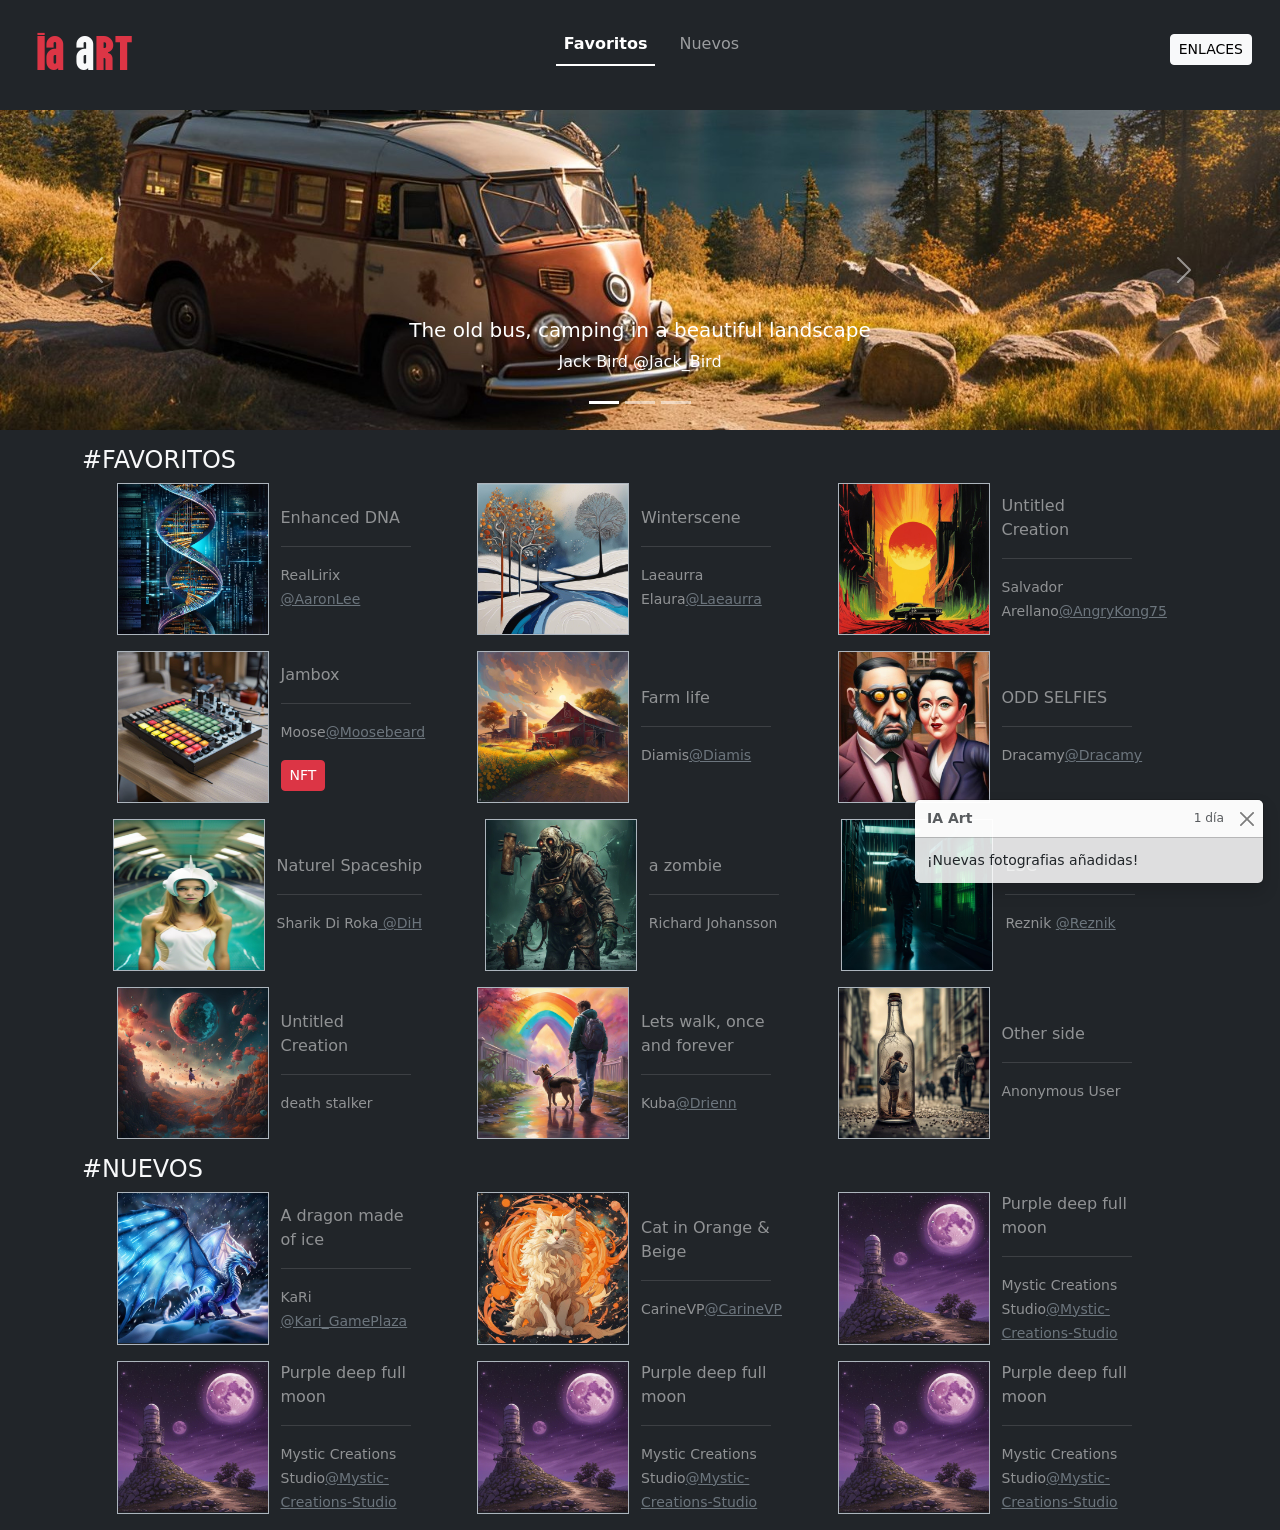
<file: iaArt/index.html>
<!DOCTYPE html>
<html lang="es">

<head>
    <meta charset="UTF-8">
    <meta name="viewport" content="width=device-width, initial-scale=1.0">
    <title>ia Art</title>
    <link href="https://cdn.jsdelivr.net/npm/bootstrap@5.3.0/dist/css/bootstrap.min.css" rel="stylesheet"
        integrity="sha384-9ndCyUaIbzAi2FUVXJi0CjmCapSmO7SnpJef0486qhLnuZ2cdeRhO02iuK6FUUVM" crossorigin="anonymous">
    <link rel="preconnect" href="https://fonts.googleapis.com">
    <link rel="preconnect" href="https://fonts.gstatic.com" crossorigin>
    <link href="https://fonts.googleapis.com/css2?family=Vina+Sans&display=swap" rel="stylesheet">
    <link rel="stylesheet" href="./css/estilos.css">
</head>

<body class="bg-dark">
    <nav class="navbar fixed-top navbar-expand-lg bg-dark" data-bs-theme="dark">
        <div class="container-fluid">
            <a class="navbar-brand logo text-danger ms-4" href="#">ia <span class="text-light">a</span>rt</a>
            <ul class="navbar-nav me-3 mb-2 text-light nav-underline" id="navSpyIa">
                <li class="nav-item">
                    <a href="#Favoritos" class="nav-link active" aria-current="page">Favoritos</a>
                </li>
                <li class="nav-item">
                    <a href="#Nuevos" class="nav-link active" aria-current="page">Nuevos</a>
                </li>
            </ul>
            <button class="btn btn-sm btn-light me-3" type="button" data-bs-toggle="offcanvas"
                data-bs-target="#offcanvasExample" aria-controls="offcanvasExample">
                ENLACES
            </button>
        </div>
    </nav>

    <div id="carrouseliaArt" class="carousel slide">
        <div class="carousel-indicators">
            <button type="button" data-bs-target="#carrouseliaArt" data-bs-slide-to="0" class="active"
                aria-current="true" aria-label="Slide 1"></button>
            <button type="button" data-bs-target="#carrouseliaArt" data-bs-slide-to="1" aria-label="Slide 2"></button>
            <button type="button" data-bs-target="#carrouseliaArt" data-bs-slide-to="2" aria-label="Slide 3"></button>
        </div>
        <div class="carousel-inner">
            <div class="carousel-item active">
                <img src="./imagenes/slide1.jpg" class="d-block w-100" alt="ImagenCarrusel1">
                <div class="carousel-caption d-none d-md-block">
                    <h5>The old bus, camping in a beautiful landscape</h5>
                    <p>Jack Bird @Jack_Bird</p>
                </div>
            </div>
            <div class="carousel-item">
                <img src="./imagenes/slide2.jpg" class="d-block w-100" alt="ImagenCarrusel2">
                <div class="carousel-caption d-none d-md-block">
                    <h5>Local Market</h5>
                    <p>Pachama @Cogumelos</p>
                </div>
            </div>
            <div class="carousel-item">
                <img src="./imagenes/slide3.jpg" class="d-block w-100" alt="ImagenCarrusel3">
                <div class="carousel-caption d-none d-md-block">
                    <h5>Murcia en Julio</h5>
                    <p>MarkSX @MarkSX_x</p>
                </div>
            </div>
        </div>
        <button class="carousel-control-prev" type="button" data-bs-target="#carrouseliaArt" data-bs-slide="prev">
            <span class="carousel-control-prev-icon" aria-hidden="true"></span>
            <span class="visually-hidden">Previous</span>
        </button>
        <button class="carousel-control-next" type="button" data-bs-target="#carrouseliaArt" data-bs-slide="next">
            <span class="carousel-control-next-icon" aria-hidden="true"></span>
            <span class="visually-hidden">Next</span>
        </button>
    </div>

    <main class="container mt-3" data-bs-spy="scroll" data-bs-target="#navSpyIa">
        <h4 id="Favoritos" class="text-light">#FAVORITOS</h4>
        <!--PRIMER CONTENDOR FLEX DE IMAGENES-->
        <div class="d-flex flex-wrap flex-row justify-content-evenly">
            <!--CARD CONTENEDOR DE IMAGEN-->
            <div class="d-flex mb-3">
                <!--IMAGEN-->
                <div class="border border-dark-subtle">
                    <img src="./imagenes/img01.jpg" alt="Imagen01" width="150px">
                </div>
                <!--TEXTO-->
                <div class="ps-1 pe-3 ms-2 me-3 bg-dark text-white-50 align-self-center" style="width: 150px;">
                    <p>Enhanced DNA</p>
                    <hr>
                    <small>RealLirix <a href="https://creator.nightcafe.studio/u/xMVNluSxk2QvcismKwvj3vOhne43"
                            class="link-secondary">@AaronLee</a></small>
                </div>
            </div>
            <div class="d-flex mb-3">
                <!--IMAGEN-->
                <div class="border border-dark-subtle">
                    <img src="./imagenes/img02.jpg" alt="Imagen02" width="150px">
                </div>
                <!--TEXTO-->
                <div class="ps-1 pe-3 ms-2 me-3 bg-dark text-white-50 align-self-center" style="width: 150px;">
                    <p>Winterscene</p>
                    <hr>
                    <small>Laeaurra Elaura<a href="https://creator.nightcafe.studio/u/JvsosjfKmeexEWlJE85WXBIyVym2"
                            class="link-secondary">@Laeaurra</a></small>
                </div>
            </div>
            <div class="d-flex mb-3">
                <!--IMAGEN-->
                <div class="border border-dark-subtle">
                    <img src="./imagenes/img03.jpg" alt="Imagen03" width="150px" data-bs-toggle="modal"
                        data-bs-target="#imagenModal">
                </div>
                <!--TEXTO-->
                <div class="ps-1 pe-3 ms-2 me-3 bg-dark text-white-50 align-self-center" style=" width: 150px;">
                    <p>Untitled Creation</p>
                    <hr>
                    <small>Salvador Arellano<a href="https://creator.nightcafe.studio/u/T0prXTJp5EUgHbo78edt3a9ReUy2"
                            class="link-secondary">@AngryKong75</a></small>
                </div>
            </div>
            <div class="d-flex mb-3">
                <!--IMAGEN-->
                <div class="border border-dark-subtle">
                    <img src="./imagenes/img04.jpg" alt="Imagen04" width="150px">
                </div>
                <!--TEXTO-->
                <div class="ps-1 pe-3 ms-2 me-3 bg-dark text-white-50 align-self-center" style="width: 150px;">
                    <p>Jambox</p>
                    <hr>
                    <small>Moose<a href="https://creator.nightcafe.studio/u/suPvyuC8IgW71FdfGsOyBNwTax62"
                            class="link-secondary">@Moosebeard</a></small>
                    <button type="button" class="btn btn-sm mt-3 btn-danger" data-bs-toggle="popover"
                        title="¿Que es un NFT?"
                        data-bs-content="Lorem ipsum dolor, sit amet consectetur adipisicing elit. Exercitationem, dolore quam dicta ipsam labore explicabo quasi repellat sit porro excepturi officiis maiores dolor voluptatem ullam provident voluptatibus assumenda esse sint.">NFT</button>
                </div>
            </div>
            <div class="d-flex mb-3">
                <!--IMAGEN-->
                <div class="border border-dark-subtle">
                    <img src="./imagenes/img05.jpg" alt="Imagen05" width="150px">
                </div>
                <!--TEXTO-->
                <div class="ps-1 pe-3 ms-2 me-3 bg-dark text-white-50 align-self-center" style="width: 150px;">
                    <p>Farm life</p>
                    <hr>
                    <small>Diamis<a href="https://creator.nightcafe.studio/u/suPvyuC8IgW71FdfGsOyBNwTax62"
                            class="link-secondary">@Diamis</a></small>
                </div>
            </div>
            <div class="d-flex mb-3">
                <div class="border border-dark-subtle">
                    <img src="./imagenes/img06.jpg" alt="Imagen06" width="150px">
                </div>
                <div class="ps-1 pe-3 ms-2 me-3  bg-dark text-white-50 align-self-center" style="width: 150px;">
                    <p class="mb-1">ODD SELFIES</p>
                    <hr>
                    <small>Dracamy<a href="https://creator.nightcafe.studio/u/suPvyuC8IgW71FdfGsOyBNwTax62"
                            class="link-secondary">@Dracamy</a></small>
                </div>
            </div>
        </div>
        <div class="d-flex flex-wrap flex-row justify-content-evenly">
            <!--CARD CONTENEDOR DE IMAGEN-->
            <div class="d-flex mb-3">
                <!--IMAGEN-->
                <div class="border border-dark-subtle">
                    <img src="./imagenes/img07.jpg" alt="Imagen07" width="150px" height="150px">
                </div>
                <!--TEXTO-->
                <div class="ps-1 pe-3 ms-2 me-3 bg-dark text-white-50 align-self-center style=" width: 150px;">
                    <p>Naturel Spaceship</p>
                    <hr>
                    <small>Sharik Di Roka<a href="https://creator.nightcafe.studio/u/suPvyuC8IgW71FdfGsOyBNwTax62"
                            class="link-secondary"> @DiH</a></small>
                </div>
            </div>
            <div class="d-flex mb-3">
                <!--IMAGEN-->
                <div class="border border-dark-subtle">
                    <img src="./imagenes/img08.jpg" alt="Imagen08" width="150px">
                </div>
                <!--TEXTO-->
                <div class="ps-1 pe-3 ms-2 me-3 bg-dark text-white-50 align-self-center" style="width: 150px;">
                    <p>a zombie</p>
                    <hr>
                    <small>Richard Johansson</small>
                </div>
            </div>
            <div class="d-flex mb-3">
                <!--IMAGEN-->
                <div class="border border-dark-subtle">
                    <img src="./imagenes/img09.jpg" alt="Imagen09" width="150px">
                </div>
                <!--TEXTO-->
                <div class="ps-1 pe-3 ms-2 me-3 bg-dark text-white-50 align-self-center" style=" width: 150px;">
                    <p>ESC</p>
                    <hr>
                    <small>Reznik <a href="https://creator.nightcafe.studio/u/suPvyuC8IgW71FdfGsOyBNwTax62"
                            class="link-secondary"> @Reznik</a></small>
                </div>
            </div>
            <div class="d-flex mb-3">
                <!--IMAGEN-->
                <div class="border border-dark-subtle">
                    <img src="./imagenes/img10.jpg" alt="Imagen10" width="150px">
                </div>
                <!--TEXTO-->
                <div class="ps-1 pe-3 ms-2 me-3 bg-dark text-white-50 align-self-center" style="width: 150px;">
                    <p>Untitled Creation</p>
                    <hr>
                    <small>death stalker</small>
                </div>
            </div>
            <div class="d-flex mb-3">
                <!--IMAGEN-->
                <div class="border border-dark-subtle">
                    <img src="./imagenes/img11.jpg" alt="Imagen11" width="150px">
                </div>
                <!--TEXTO-->
                <div class="ps-1 pe-3 ms-2 me-3 bg-dark text-white-50 align-self-center" style="width: 150px;">
                    <p>Lets walk, once and forever</p>
                    <hr>
                    <small>Kuba<a href="https://creator.nightcafe.studio/u/suPvyuC8IgW71FdfGsOyBNwTax62"
                            class="link-secondary">@Drienn</a></small>
                </div>
            </div>
            <div class="d-flex mb-3">
                <div class="border border-dark-subtle">
                    <img src="./imagenes/img12.jpg" alt="Imagen12" width="150px">
                </div>
                <div class="ps-1 pe-3 ms-2 me-3  bg-dark text-white-50 align-self-center" style="width: 150px;">
                    <p class="mb-1">Other side</p>
                    <hr>
                    <small>Anonymous User</small>
                </div>
            </div>
        </div>
        <h4 class="text-light" id="Nuevos">#NUEVOS</h4>
        <div class="d-flex flex-wrap flex-row justify-content-evenly">
            <!--CARD CONTENEDOR DE IMAGEN-->
            <div class="d-flex mb-3">
                <!--IMAGEN-->
                <div class="border border-dark-subtle">
                    <img src="./imagenes/img13.jpg" alt="Imagen13" width="150px">
                </div>
                <!--TEXTO-->
                <div class="ps-1 pe-3 ms-2 me-3 bg-dark text-white-50 align-self-center" style="width: 150px;">
                    <p>A dragon made of ice</p>
                    <hr>
                    <small>KaRi <a href="https://creator.nightcafe.studio/u/xMVNluSxk2QvcismKwvj3vOhne43"
                            class="link-secondary">@Kari_GamePlaza</a></small>
                </div>
            </div>
            <div class="d-flex mb-3">
                <!--IMAGEN-->
                <div class="border border-dark-subtle">
                    <img src="./imagenes/img14.jpg" alt="Imagen14" width="150px">
                </div>
                <!--TEXTO-->
                <div class="ps-1 pe-3 ms-2 me-3 bg-dark text-white-50 align-self-center" style="width: 150px;">
                    <p>Cat in Orange & Beige</p>
                    <hr>
                    <small>CarineVP<a href="https://creator.nightcafe.studio/u/JvsosjfKmeexEWlJE85WXBIyVym2"
                            class="link-secondary">@CarineVP</a></small>
                </div>
            </div>
            <div class="d-flex mb-3">
                <!--IMAGEN-->
                <div class="border border-dark-subtle">
                    <img src="./imagenes/img15.jpg" alt="Imagen15" width="150px">
                </div>
                <!--TEXTO-->
                <div class="ps-1 pe-3 ms-2 me-3 bg-dark text-white-50 align-self-center" style=" width: 150px;">
                    <p>Purple deep full moon</p>
                    <hr>
                    <small>Mystic Creations Studio<a
                            href="https://creator.nightcafe.studio/u/T0prXTJp5EUgHbo78edt3a9ReUy2"
                            class="link-secondary">@Mystic-Creations-Studio</a></small>
                </div>
            </div>
            <div class="d-flex mb-3">
                <!--IMAGEN-->
                <div class="border border-dark-subtle">
                    <img src="./imagenes/img15.jpg" alt="Imagen15" width="150px">
                </div>
                <!--TEXTO-->
                <div class="ps-1 pe-3 ms-2 me-3 bg-dark text-white-50 align-self-center" style=" width: 150px;">
                    <p>Purple deep full moon</p>
                    <hr>
                    <small>Mystic Creations Studio<a
                            href="https://creator.nightcafe.studio/u/T0prXTJp5EUgHbo78edt3a9ReUy2"
                            class="link-secondary">@Mystic-Creations-Studio</a></small>
                </div>
            </div>
            <div class="d-flex mb-3">
                <!--IMAGEN-->
                <div class="border border-dark-subtle">
                    <img src="./imagenes/img15.jpg" alt="Imagen15" width="150px">
                </div>
                <!--TEXTO-->
                <div class="ps-1 pe-3 ms-2 me-3 bg-dark text-white-50 align-self-center" style=" width: 150px;">
                    <p>Purple deep full moon</p>
                    <hr>
                    <small>Mystic Creations Studio<a
                            href="https://creator.nightcafe.studio/u/T0prXTJp5EUgHbo78edt3a9ReUy2"
                            class="link-secondary">@Mystic-Creations-Studio</a></small>
                </div>
            </div>
            <div class="d-flex mb-3">
                <!--IMAGEN-->
                <div class="border border-dark-subtle">
                    <img src="./imagenes/img15.jpg" alt="Imagen15" width="150px">
                </div>
                <!--TEXTO-->
                <div class="ps-1 pe-3 ms-2 me-3 bg-dark text-white-50 align-self-center" style=" width: 150px;">
                    <p>Purple deep full moon</p>
                    <hr>
                    <small>Mystic Creations Studio<a
                            href="https://creator.nightcafe.studio/u/T0prXTJp5EUgHbo78edt3a9ReUy2"
                            class="link-secondary">@Mystic-Creations-Studio</a></small>
                </div>
            </div>
        </div>

    </main>
    <!--Tostada de novedades-->
    <div class="toast-container position-fixed bottom-0 end-0 p-3">
        <div id="liveToast" class="toast" role="alert" aria-live="assertive" aria-atomic="true">
            <div class="toast-header">
                <strong class="me-auto">IA Art</strong>
                <small>1 día</small>
                <button type="button" class="btn-close" data-bs-dismiss="toast" aria-label="Close"></button>
            </div>
            <div class="toast-body">
                ¡Nuevas fotografias añadidas!
            </div>
        </div>
    </div>
    <!-- Modal de imagen -->
    <div class="modal fade" id="imagenModal" tabindex="-1" aria-labelledby="exampleModalLabel" aria-hidden="true">
        <div class="modal-dialog">
            <div class="modal-content">
                <div class="modal-header">
                    <h1 class="modal-title fs-5" id="exampleModalLabel">Untitled Creation</h1>
                    <button type="button" class="btn-close" data-bs-dismiss="modal" aria-label="Close"></button>
                </div>
                <div class="modal-body">
                    <img src="./imagenes/img03.jpg" class="img-fluid" alt="Imagen 03 IA">
                </div>
            </div>
        </div>
    </div>
    <!-- Offcanvas -->
    <div class="offcanvas offcanvas-start bg-dark text-light" tabindex="-1" id="offcanvasExample"
        aria-labelledby="offcanvasExampleLabel">
        <div class="offcanvas-header">
            <h5 class="offcanvas-title text-danger" id="offcanvasExampleLabel">OTRAS <span
                    class="text-light">G</span>ALERIAS</h5>
            <button type="button" class="btn-close bg-light" data-bs-dismiss="offcanvas" aria-label="Close"></button>
        </div>
        <div class="offcanvas-body">
            <div class="dropdown mt-3">
                <div class="list-group list-group-item-dark">
                    <a href="https://creator.nightcafe.studio/explore"
                        class="list-group-item list-group-item-action fw-bold"> NightCafe</a>
                    <a href="https://www.artzone.ai/" class="list-group-item list-group-item-action fw-bold"> Art
                        Zone</a>
                    <a href="https://openart.ai/discovery" class="list-group-item list-group-item-action fw-bold">Open
                        Art</a>
                </div>
            </div>
        </div>
    </div>

    <script src="https://cdn.jsdelivr.net/npm/bootstrap@5.3.0/dist/js/bootstrap.bundle.min.js"
        integrity="sha384-geWF76RCwLtnZ8qwWowPQNguL3RmwHVBC9FhGdlKrxdiJJigb/j/68SIy3Te4Bkz"
        crossorigin="anonymous"></script>
    <script src="./js/app.js"></script>
</body>

</html>
</file>
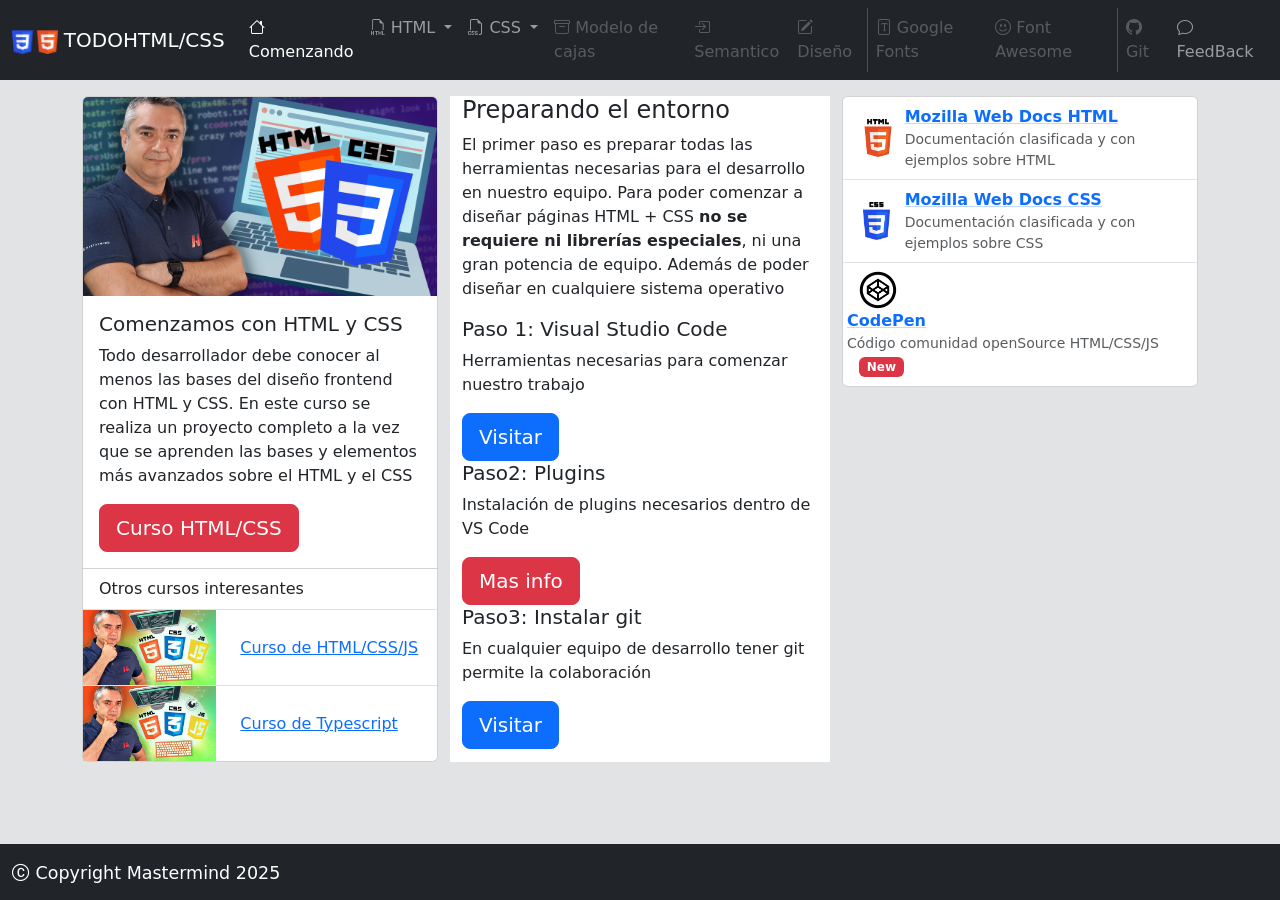
<file: HTML/documentos/index.html>
<!DOCTYPE html>
<html lang="es">
<head>
    <meta charset="utf-8">
    <meta name="viewport" content="width=device-width">
    <link rel="stylesheet" href="./css/bootstrapcss.css">
    <link rel="stylesheet" href="https://cdn.jsdelivr.net/npm/bootstrap-icons@1.13.1/font/bootstrap-icons.min.css">
    <link href="https://cdn.jsdelivr.net/npm/bootstrap@5.3.7/dist/css/bootstrap.min.css" rel="stylesheet"
        integrity="sha384-LN+7fdVzj6u52u30Kp6M/trliBMCMKTyK833zpbD+pXdCLuTusPj697FH4R/5mcr" crossorigin="anonymous">

    <title>Todo HTML/CSS</title>
</head>

<body class="bg-secondary-subtle">
    <nav class="navbar bg-dark navbar-expand-lg" data-bs-theme="dark">
        <div class="container-fluid">
            <a class="navbar-brand p-0" href="index.html">
                <img src="./imagenes/fotoEncabezado.png" alt="Logo Encabezado" height="24"> TODOHTML/CSS
            </a>
            <button class="navbar-toggler" type="button" data-bs-toggle="collapse" data-bs-target="#navbarNav"
                aria-controls="navbarNav" aria-expanded="false" aria-label="Toggle navigation">
                <span class="navbar-toggler-icon"></span>
            </button>
            <div class="collapse navbar-collapse" id="navbarNav">
                <ul class="navbar-nav me-auto">
                    <li class="nav-item">
                        <a class="nav-link active" aria-current="page" href="index.html"><i class="bi bi-house"></i>
                            Comenzando</a>
                    </li>
                    <li class="nav-item dropdown">
                        <a class="nav-link dropdown-toggle" href="#" role="button" data-bs-toggle="dropdown"
                            aria-expanded="false">
                            <i class="bi bi-filetype-html"></i>
                            HTML
                        </a>
                        <ul class="dropdown-menu">
                            <li><a class="dropdown-item" href="./htmlEsencial.html">Esencial</a></li>
                            <li><a class="dropdown-item" href="./htmlPrincipales.html">Etiquetas principales</a></li>
                            <li><a class="dropdown-item" href="#">HTML semántico</a></li>
                            <li>
                                <hr class="dropdown-divider">
                            </li>
                            <li><a class="dropdown-item" href="#">Formularios</a></li>
                            <li><a class="dropdown-item" href="#">Multimedia</a></li>
                        </ul>
                    </li>
                    <li class="nav-item dropdown">
                        <a class="nav-link dropdown-toggle" href="#" role="button" data-bs-toggle="dropdown"
                            aria-expanded="false">
                            <i class="bi bi-filetype-css"></i>
                            CSS
                        </a>
                        <ul class="dropdown-menu">
                            <li><a class="dropdown-item" href="#">Esencial</a></li>
                            <li><a class="dropdown-item" href="#">Colores y fondos</a></li>
                            <li><a class="dropdown-item" href="#">Box model</a></li>
                            <li><a class="dropdown-item" href="#">Tipografia</a></li>
                            <li><a class="dropdown-item" href="#">Grid</a></li>
                            <li>
                                <hr class="dropdown-divider">
                            </li>
                            <li><a class="dropdown-item" href="#">Pseudoelementos y clases</a></li>
                            <li><a class="dropdown-item" href="#">Flex</a></li>
                        </ul>
                    <li class="nav-item">
                        <a class="nav-link disabled" aria-disabled="true"><i class="bi bi-archive"></i>
                            Modelo de cajas</a>
                    </li>
                    <li class="nav-item">
                        <a class="nav-link disabled" aria-disabled="true"><i class="bi bi-box-arrow-in-right"></i>
                            Semantico</a>
                    </li>
                    <li class="nav-item">
                        <a class="nav-link disabled" aria-disabled="true"><i class="bi bi-pencil-square"></i> Diseño</a>
                    </li>
                    <li class="nav-item">
                        <a class="nav-link disabled border-start" aria-disabled="true"><i class="bi bi-file-font"></i>
                            Google Fonts</a>
                    </li>
                    <li class="nav-item">
                        <a class="nav-link disabled" aria-disabled="true"><i class="bi bi-emoji-smile"></i> Font
                            Awesome</a>
                    </li>
                    <li class="nav-item">
                        <a class="nav-link disabled  border-start" aria-disabled="true"><i class="bi bi-github"></i>
                            Git</a>
                    </li>
                </ul>
                <div class="navbar-nav">
                    <a class="nav-link"><i class="bi bi-chat"></i>
                            FeedBack</a></div>
            </div>
        </div>
    </nav>
    <main class="container mt-3">
        <div class="row">
            <div class="col">
                <div class="card">
                    <img src="./imagenes/fotoPresentacion.png" class="card-img-top" alt="Foto Miniatura">
                    <div class="card-body">
                        <h5 class="card-title">Comenzamos con HTML y CSS</h5>
                        <p class="card-text">Todo desarrollador debe conocer al menos las bases del diseño frontend con
                            HTML
                            y CSS. En este curso se realiza un proyecto completo a la vez que se aprenden las bases y
                            elementos más avanzados sobre el HTML y el CSS</p>
                        <a class="btn btn-danger btn-lg" href="https://code.visualstudio.com/" role="button">Curso
                            HTML/CSS</a>
                    </div>
                    <ul class="list-group list-group-flush">
                        <li class="list-group-item">Otros cursos interesantes</li>
                        <li class="list-group-item p-0">
                            <div class="row">
                                <div class="col-auto">
                                    <img src="./imagenes/miniatura2.jpg" height="75px" alt="Miniatura JS">
                                </div>
                                <div class="col align-self-center">
                                    <a href="https://code.visualstudio.com/">Curso de HTML/CSS/JS</a>
                                </div>
                            </div>
                        </li>
                        <li class="list-group-item p-0">
                            <div class="row">
                                <div class="col-auto">
                                    <img src="./imagenes/miniatura2.jpg" height="75px" alt="Miniatura Typescript">
                                </div>
                                <div class="col align-self-center">
                                    <a href="https://code.visualstudio.com/">Curso de Typescript</a>
                                </div>
                            </div>
                </div>
                </li>
                </ul>
            </div>

            <div class="col bg-body">
                <h4>Preparando el entorno</h4>
                <p>El primer paso es preparar todas las herramientas necesarias para el desarrollo en nuestro equipo.
                    Para poder comenzar a diseñar páginas HTML + CSS <span class="fw-bold">no se requiere ni librerías
                        especiales</span>, ni una gran potencia de equipo. Además de poder diseñar en cualquiere sistema
                    operativo</p>
                <h5>Paso 1: Visual Studio Code</h5>
                <p>Herramientas necesarias para comenzar nuestro trabajo</p>
                <a class="btn btn-primary btn-lg" href="https://code.visualstudio.com/" role="button">Visitar</a>
                <h5>Paso2: Plugins</h5>
                <p>Instalación de plugins necesarios dentro de VS Code</p>
                <a class="btn btn-danger btn-lg" href="#collapseExample" class="btn btn-danger"
                    data-bs-toggle="collapse" role="button" aria-expanded="false" aria-controls="collapseExample">Mas
                    info</a>
                <div class="collapse my-1" id="collapseExample">
                    <div class="card card-body">
                        <ul>
                            <li><a href="https://developer.mozilla.org/en-US/docs/Web/HTML">Live Server</a></li>
                            <li><a href="https://developer.mozilla.org/en-US/docs/Web/HTML">HTML Sniper</a></li>
                        </ul>
                    </div>
                </div>
                <h5>Paso3: Instalar git</h5>
                <p>En cualquier equipo de desarrollo tener git permite la colaboración</p>
                <a class="btn btn-primary btn-lg" href="https://git-scm.com/" role="button">Visitar</a>
            </div>
            <div class="col">
                <div class="card">
                    <ul class="list-group list-group-flush">
                        <li class="list-group-item">
                            <div class="row">
                                <div class="col-2 align-self-center"><img height="38px" src="./imagenes/HTML.png"
                                        alt="Logo HTML5"> </div>
                                <div class="col-10">
                                    <div class="row fw-semibold"><a
                                            href="https://developer.mozilla.org/es/docs/Web/HTML"
                                            class="p-0 link-underline link-underline-opacity-25 stretched-link">Mozilla
                                            Web Docs HTML</a></div>
                                    <div class="row"><small class="p-0 text-body-secondary">Documentación clasificada y
                                            con ejemplos sobre HTML</small></div>
                                </div>
                            </div>
                        </li>
                        <li class="list-group-item">
                            <div class="row">
                                <div class="col-2 align-self-center ps-3"><img height="38px" src="./imagenes/CSS.png"
                                        alt="Logo HTML5"> </div>
                                <div class="col-10">
                                    <div class="row fw-semibold"><a href="https://developer.mozilla.org/es/docs/Web/CSS"
                                            class="p-0 link-underline link-underline-opacity-25 stretched-link">Mozilla
                                            Web Docs CSS</a></div>
                                    <div class="row"><small class="p-0 text-body-secondary">Documentación clasificada y
                                            con ejemplos sobre CSS</small></div>
                                </div>
                            </div>
                        </li>
                        <li class="list-group-item">
                            <div class="row">
                                <div class="col-2 align-self-center"><img height="38px" src="./imagenes/codePen.png"
                                        alt="Logo HTML5"> </div>
                                <div class="col-auto">
                                    <div class="row fw-semibold"><a href="https://codepen.io/"
                                            class="p-0 link-underline link-underline-opacity-25 stretched-link">CodePen</a>
                                    </div>
                                    <div class="row"><small class="p-0 text-body-secondary">Código comunidad openSource
                                            HTML/CSS/JS</small></div>
                                </div>
                                <div class="col-auto align-self-center">
                                    <p class="badge bg-danger m-0">New</p>
                                </div>
                            </div>
                        </li>
                    </ul>
                </div>
            </div>
    </main>
    <footer class="navbar fixed-bottom bg-dark" data-bs-theme="dark">
        <div class="container-fluid">
            <a class="navbar-brand" href="https://getbootstrap.com/docs/5.3/components/navbar/#nav"><small><i
                        class="bi bi-c-circle"></i> Copyright
                    Mastermind 2025</small></a>
        </div>
    </footer>




    <script src="https://cdn.jsdelivr.net/npm/bootstrap@5.0.2/dist/js/bootstrap.bundle.min.js"
        integrity="sha384-MrcW6ZMFYlzcLA8Nl+NtUVF0sA7MsXsP1UyJoMp4YLEuNSfAP+JcXn/tWtIaxVXM"
        crossorigin="anonymous"></script>
</body>

</html>
</file>
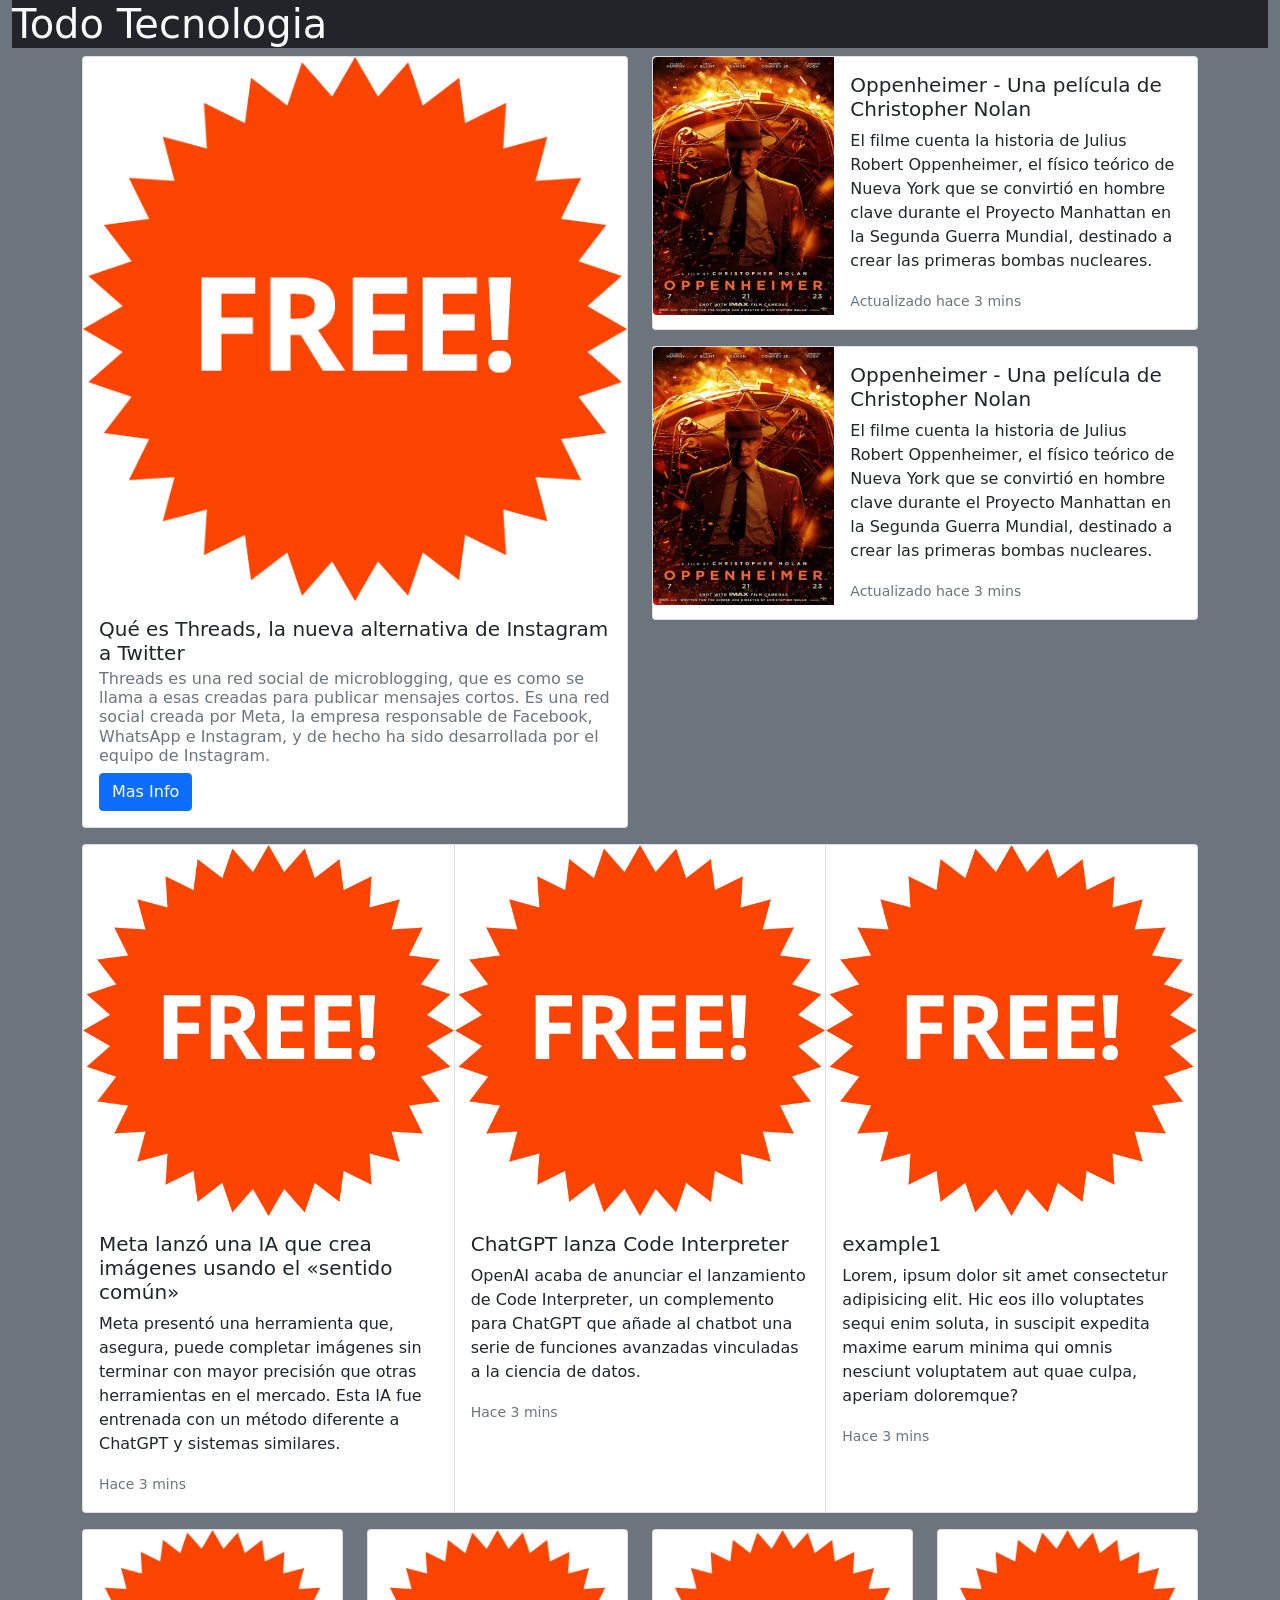
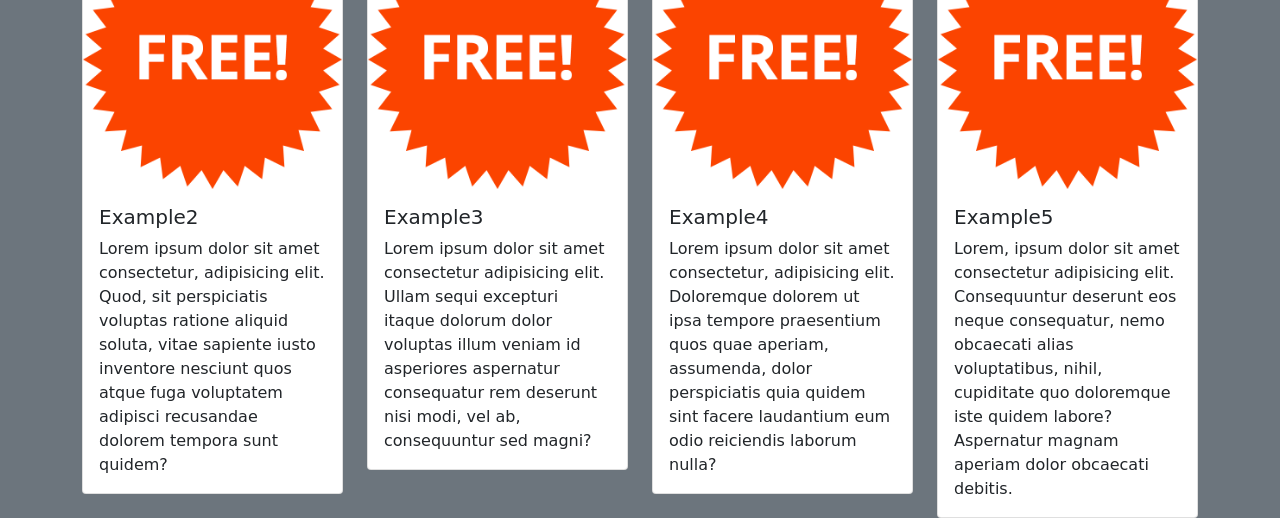
<file: Tecnologia/todoTecnologia/index.html>
<!DOCTYPE html>
<html lang="es">

<head>
    <meta charset="utf-8">
    <meta name="viewport" content="width=device-widt">
    <link rel="stylesheet" href="./css/bootstrapcss.css">
    <title>Todo Tecnologia</title>
    <link rel="stylesheet" href="./css/bootStrapCss/bootstrap.min.css">
</head>

<body class="bg-secondary">
    <div class="container-fluid ">
        <h1 class="bg-dark text-light">Todo Tecnologia</h1>
    </div>
    <main>
        <!--Noticias Primarias-->
        <article class="container mb-3">
            <div class="row">
                <div class="col-sm">
                    <div class="card">
                        <img src="./imagenes/imagen1.png" class="img-100alto card-img-top" alt="Ejemplo">
                        <div class="card-body">
                            <h5 class="card-title">Qué es Threads, la nueva alternativa de Instagram a Twitter</h5>
                            <h6 class="card-subtitle mb-2 text-muted">Threads es una red social de microblogging, que es
                                como se llama a esas creadas para publicar
                                mensajes
                                cortos. Es una red social creada por Meta, la empresa responsable de Facebook, WhatsApp
                                e
                                Instagram,
                                y
                                de hecho ha sido desarrollada por el equipo de Instagram.</h6>
                            <a href="noticia.html" class="btn btn-primary">Mas Info</a>
                        </div>
                    </div>
                </div>
                <!--Noticias Primarias LATERALES-->
                <div class="col">
                    <div class="card mb-3 px-0" >
                        <div class="row g-0">
                            <div class="col-md-4">
                                <img src="./imagenes/oppen.png" class="img-100alto img-fluid rounded-start"
                                    alt="Imagen Oppenheimer">
                            </div>
                            <div class="col-md-8">
                                <div class="card-body">
                                    <h5 class="card-title">Oppenheimer - Una película de Christopher Nolan</h5>
                                    <p class="card-text">El filme cuenta la historia de Julius Robert Oppenheimer, el
                                        físico
                                        teórico de Nueva York que
                                        se
                                        convirtió en hombre clave durante el Proyecto Manhattan en la Segunda Guerra
                                        Mundial,
                                        destinado a crear
                                        las primeras bombas nucleares.</p>
                                    <p class="card-text"><small class="text-muted">Actualizado hace 3 mins</small></p>
                                </div>
                            </div>
                        </div>
                    </div>
                    <div class="col">
                        <div class="card mb-3">
                            <div class="row g-0">
                                <div class="col-md-4">
                                    <img src="./imagenes/oppen.png" class="img-fluid rounded-start"
                                        alt="Imagen Oppenheimer">
                                </div>
                                <div class="col-md-8">
                                    <div class="card-body">
                                        <h5 class="card-title">Oppenheimer - Una película de Christopher Nolan</h5>
                                        <p class="card-text">El filme cuenta la historia de Julius Robert Oppenheimer,
                                            el
                                            físico
                                            teórico de Nueva York que
                                            se
                                            convirtió en hombre clave durante el Proyecto Manhattan en la Segunda Guerra
                                            Mundial,
                                            destinado a crear
                                            las primeras bombas nucleares.</p>
                                        <p class="card-text"><small class="text-muted">Actualizado hace 3 mins</small>
                                        </p>
                                    </div>
                                </div>
                            </div>

                        </div>
        </article>
        <!--Noticias Secundarias-->
        <article class="container mb-3">
            <div class="card-group">
                <div class="card">
                    <img src="./imagenes/imagen1.png" class="card-img-top" alt="Ejemplo">
                    <div class="card-body">
                        <h5 class="card-title">Meta lanzó una IA que crea imágenes usando el «sentido común»</h5>
                        <p class="card-text">Meta presentó una herramienta que, asegura, puede completar imágenes sin
                            terminar con mayor
                            precisión que
                            otras herramientas en el mercado. Esta IA fue entrenada con un método diferente a ChatGPT y
                            sistemas
                            similares.</p>
                        <p class="card-text"><small class="text-muted">Hace 3 mins</small></p>
                    </div>
                </div>
                <div class="card">
                    <img src="./imagenes/imagen1.png" class="card-img-top" alt="Ejemplo">
                    <div class="card-body">
                        <h5 class="card-title">ChatGPT lanza Code Interpreter</h5>
                        <p class="card-text">OpenAI acaba de anunciar el lanzamiento de Code Interpreter, un complemento
                            para ChatGPT que
                            añade al
                            chatbot una serie de funciones avanzadas vinculadas a la ciencia de datos.</p>
                        <p class="card-text"><small class="text-muted">Hace 3 mins</small></p>
                    </div>
                </div>
                <div class="card">
                    <img src="./imagenes/imagen1.png" class="card-img-top" alt="Ejemplo">
                    <div class="card-body">
                        <h5 class="card-title">example1</h5>
                        <p class="card-text">Lorem, ipsum dolor sit amet consectetur adipisicing elit. Hic eos illo
                            voluptates sequi enim
                            soluta, in
                            suscipit expedita maxime earum minima qui omnis nesciunt voluptatem aut quae culpa, aperiam
                            doloremque?</p>
                        <p class="card-text"><small class="text-muted">Hace 3 mins</small></p>
                    </div>
                </div>
            </div>

        </article>
        <!--Otras Noticias-->
        <article class="container bg-body-tertiary">
            <div class="row row-cols-1 row-cols-md-4 g-4">
                <div class="col">
                    <div class="card">
                        <img src="./imagenes/imagen1.png" class="card-img-top" alt="Ejemplo">
                        <div class="card-body">
                            <h5 class="card-title">Example2</h5>
                            <p class="card-text">Lorem ipsum dolor sit amet consectetur, adipisicing elit. Quod, sit
                                perspiciatis voluptas ratione aliquid soluta, vitae sapiente iusto inventore nesciunt
                                quos atque fuga voluptatem adipisci recusandae dolorem tempora sunt quidem?</p>
                        </div>
                    </div>
                </div>
                <div class="col">
                    <div class="card">
                        <img src="./imagenes/imagen1.png" class="card-img-top" alt="Ejemplo">
                        <div class="card-body">
                            <h5 class="card-title">Example3</h5>
                            <p class="card-text">Lorem ipsum dolor sit amet consectetur adipisicing elit. Ullam sequi
                                excepturi itaque dolorum dolor voluptas illum veniam id asperiores aspernatur
                                consequatur rem deserunt nisi modi, vel ab, consequuntur sed magni?</p>
                        </div>
                    </div>
                </div>
                <div class="col">
                    <div class="card">
                        <img src="./imagenes/imagen1.png" class="card-img-top" alt="Ejemplo">
                        <div class="card-body">
                            <h5 class="card-title">Example4</h5>
                            <p class="card-text">Lorem ipsum dolor sit amet consectetur, adipisicing elit. Doloremque
                                dolorem ut ipsa tempore praesentium quos quae aperiam, assumenda, dolor perspiciatis
                                quia quidem sint facere laudantium eum odio reiciendis laborum nulla?</p>
                        </div>
                    </div>
                </div>
                <div class="col">
                    <div class="card">
                        <img src="./imagenes/imagen1.png" class="card-img-top" alt="Ejemplo">
                        <div class="card-body">
                            <h5 class="card-title">Example5</h5>
                            <p class="card-text">Lorem, ipsum dolor sit amet consectetur adipisicing elit. Consequuntur
                                deserunt eos neque consequatur, nemo obcaecati alias voluptatibus, nihil, cupiditate quo
                                doloremque iste quidem labore? Aspernatur magnam aperiam dolor obcaecati debitis.</p>
                        </div>
                    </div>
                </div>
            </div>

        </article>
    </main>
    <script src="./js/bootStrapJs/bootstrap.bundle.min.js"></script>
</body>

</html>
</file>
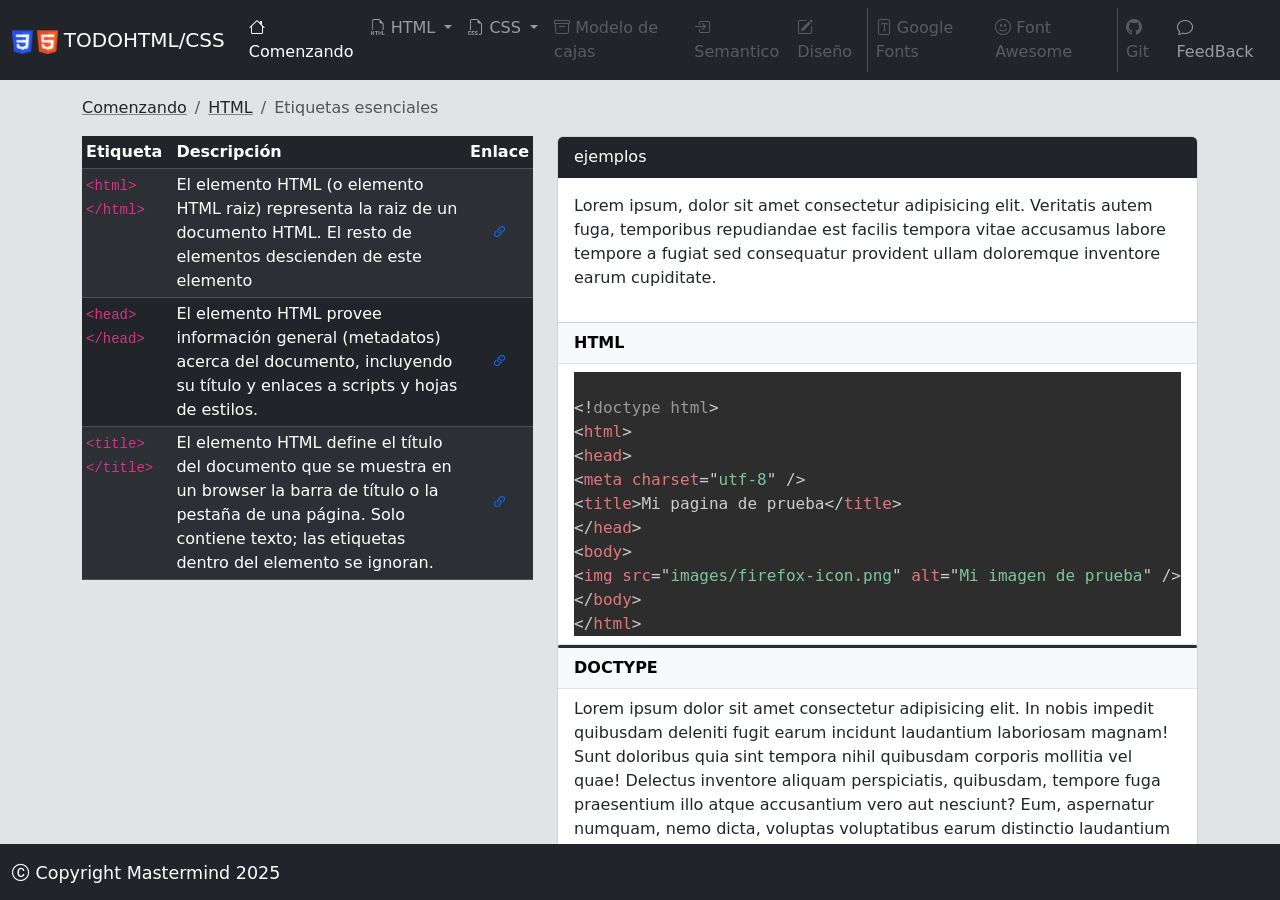
<file: HTML/documentos/htmlEsencial.html>
<!DOCTYPE html>
<html lang="es">

<head>
    <meta charset="utf-8">
    <meta name="viewport" content="width=device-widt">
    <link rel="stylesheet" href="./css/bootstrapcss.css">
    <link rel="stylesheet" href="./css/prism.css">
    <link rel="stylesheet" href="https://cdn.jsdelivr.net/npm/bootstrap-icons@1.13.1/font/bootstrap-icons.min.css">
    <link href="https://cdn.jsdelivr.net/npm/bootstrap@5.3.7/dist/css/bootstrap.min.css" rel="stylesheet"
        integrity="sha384-LN+7fdVzj6u52u30Kp6M/trliBMCMKTyK833zpbD+pXdCLuTusPj697FH4R/5mcr" crossorigin="anonymous">

    <title>Todo HTML/CSS</title>
</head>

<body class="bg-secondary-subtle">

    <nav class="navbar bg-dark navbar-expand-lg" data-bs-theme="dark">
        <div class="container-fluid">
            <a class="navbar-brand p-0" href="index.html">
                <img src="./imagenes/fotoEncabezado.png" alt="Logo Encabezado" height="24"> TODOHTML/CSS
            </a>
            <button class="navbar-toggler" type="button" data-bs-toggle="collapse" data-bs-target="#navbarNav"
                aria-controls="navbarNav" aria-expanded="false" aria-label="Toggle navigation">
                <span class="navbar-toggler-icon"></span>
            </button>
            <div class="collapse navbar-collapse" id="navbarNav">
                <ul class="navbar-nav me-auto">
                    <li class="nav-item">
                        <a class="nav-link active" aria-current="page" href="index.html"><i class="bi bi-house"></i>
                            Comenzando</a>
                    </li>
                    <li class="nav-item dropdown">
                        <a class="nav-link dropdown-toggle" href="#" role="button" data-bs-toggle="dropdown"
                            aria-expanded="false">
                            <i class="bi bi-filetype-html"></i>
                            HTML
                        </a>
                        <ul class="dropdown-menu">
                            <li><a class="dropdown-item" href="./htmlEsencial.html">Esencial</a></li>
                            <li><a class="dropdown-item" href="./htmlPrincipales.html">Etiquetas principales</a></li>
                            <li><a class="dropdown-item" href="#">HTML semántico</a></li>
                            <li>
                                <hr class="dropdown-divider">
                            </li>
                            <li><a class="dropdown-item" href="#">Formularios</a></li>
                            <li><a class="dropdown-item" href="#">Multimedia</a></li>
                        </ul>
                    </li>
                    <li class="nav-item dropdown">
                        <a class="nav-link dropdown-toggle" href="#" role="button" data-bs-toggle="dropdown"
                            aria-expanded="false">
                            <i class="bi bi-filetype-css"></i>
                            CSS
                        </a>
                        <ul class="dropdown-menu">
                            <li><a class="dropdown-item" href="#">Esencial</a></li>
                            <li><a class="dropdown-item" href="#">Colores y fondos</a></li>
                            <li><a class="dropdown-item" href="#">Box model</a></li>
                            <li><a class="dropdown-item" href="#">Tipografia</a></li>
                            <li><a class="dropdown-item" href="#">Grid</a></li>
                            <li>
                                <hr class="dropdown-divider">
                            </li>
                            <li><a class="dropdown-item" href="#">Pseudoelementos y clases</a></li>
                            <li><a class="dropdown-item" href="#">Flex</a></li>
                        </ul>
                    <li class="nav-item">
                        <a class="nav-link disabled" aria-disabled="true"><i class="bi bi-archive"></i>
                            Modelo de cajas</a>
                    </li>
                    <li class="nav-item">
                        <a class="nav-link disabled" aria-disabled="true"><i class="bi bi-box-arrow-in-right"></i>
                            Semantico</a>
                    </li>
                    <li class="nav-item">
                        <a class="nav-link disabled" aria-disabled="true"><i class="bi bi-pencil-square"></i>
                            Diseño</a>
                    </li>
                    <li class="nav-item">
                        <a class="nav-link disabled border-start" aria-disabled="true"><i class="bi bi-file-font"></i>
                            Google Fonts</a>
                    </li>
                    <li class="nav-item">
                        <a class="nav-link disabled" aria-disabled="true"><i class="bi bi-emoji-smile"></i> Font
                            Awesome</a>
                    </li>
                    <li class="nav-item">
                        <a class="nav-link disabled  border-start" aria-disabled="true"><i class="bi bi-github"></i>
                            Git</a>
                    </li>
                </ul>
                <div class="navbar-nav">
                    <a class="nav-link"><i class="bi bi-chat"></i>
                        FeedBack</a>
                </div>
            </div>
        </div>
    </nav>
    <nav class="container mt-3" aria-label="breadcrumb">
        <ol class="breadcrumb">
            <li class="breadcrumb-item"><a class="text-body link-underline-dark link-underline-opacity-50"
                    href="index.html">Comenzando</a></li>
            <li class="breadcrumb-item"><a class="text-body link-underline-dark link-underline-opacity-50"
                    href="#">HTML</a></li>
            <li class="breadcrumb-item active" aria-current="page">Etiquetas esenciales</li>
        </ol>
    </nav>
    <main class="container mt-3">

        <div class="row">
            <div class="col">
                <table class="table table-dark table-striped table-sm">
                    <thead>
                        <tr>
                            <th scope="col">Etiqueta</th>
                            <th scope="col">Descripción</th>
                            <th scope="col">Enlace</th>
                        </tr>
                    </thead>
                    <tbody>
                        <tr>
                            <td><code>&lt;html&gt;&lt;/html&gt;</code></td>
                            <td>El elemento HTML (o elemento HTML raiz) representa la raiz de un documento HTML. El
                                resto de elementos descienden de este elemento</td>
                            <td class="text-center align-middle"><a
                                    href="https://developer.mozilla.org/es/docs/Web/HTML/Reference/Elements/html"><i
                                        class="bi bi-link-45deg"></i></a></td>
                        </tr>
                        <tr>
                            <td><code>&lt;head&gt;&lt;/head&gt;</code></td>
                            <td>El elemento HTML provee información general (metadatos) acerca del documento, incluyendo
                                su título y enlaces a scripts y hojas de estilos.</td>
                            <td class="text-center align-middle"><a
                                    href="https://developer.mozilla.org/es/docs/Web/HTML/Reference/Elements/head"><i
                                        class="bi bi-link-45deg"></i></a></td>
                        </tr>
                        <tr>
                            <td><code>&lt;title&gt;&lt;/title&gt;</code></td>
                            <td>El elemento HTML define el título del documento que se muestra en un browser la barra de
                                título o la pestaña de una página. Solo contiene texto; las etiquetas dentro del
                                elemento se ignoran.</td>
                            <td class="text-center align-middle"><a
                                    href="https://developer.mozilla.org/es/docs/Web/HTML/Reference/Elements/title"><i
                                        class="bi bi-link-45deg"></i></a></td>
                        </tr>
                    </tbody>
                </table>
            </div>
            <div class="col">
                <div class="card">
                    <div class="card-header text-bg-dark">ejemplos</div>
                    <div class="card-body text-start">
                        <p>Lorem ipsum, dolor sit amet consectetur adipisicing elit. Veritatis autem fuga, temporibus
                            repudiandae est facilis tempora vitae accusamus labore tempore a fugiat sed consequatur
                            provident ullam doloremque inventore earum cupiditate.</p>
                    </div>
                    <ul class="list-group list-group-flush text-start">
                        <li class="list-group-item text-bg-light fw-bold">HTML</li>
                        <li class="list-group-item">
                            <pre class="p-0 m-0">
                                <code class="language-html">
&lt;!doctype html&gt;
&lt;html&gt;
&lt;head&gt;
&lt;meta charset="utf-8" /&gt;
&lt;title&gt;Mi pagina de prueba&lt;/title&gt;
&lt;/head&gt;
&lt;body&gt;
&lt;img src="images/firefox-icon.png" alt="Mi imagen de prueba" /&gt;
&lt;/body&gt;
&lt;/html&gt;</li>
                        </code>
                        </pre>
                        <li class="list-group-item text-bg-light fw-bold">DOCTYPE</li>
                        <li class="list-group-item">Lorem ipsum dolor sit amet consectetur adipisicing elit. In nobis
                            impedit quibusdam deleniti fugit earum incidunt laudantium laboriosam magnam! Sunt doloribus
                            quia sint tempora nihil quibusdam corporis mollitia vel quae!
                            Delectus inventore aliquam perspiciatis, quibusdam, tempore fuga praesentium illo atque
                            accusantium vero aut nesciunt? Eum, aspernatur numquam, nemo dicta, voluptas voluptatibus
                            earum distinctio laudantium commodi sit perferendis nesciunt dolores veritatis.</li>
                    </ul>
                </div>
            </div>
        </div>
    </main>
    <footer class="navbar fixed-bottom bg-dark" data-bs-theme="dark">
        <div class="container-fluid">
            <a class="navbar-brand" href="https://getbootstrap.com/docs/5.3/components/navbar/#nav"><small><i
                        class="bi bi-c-circle"></i> Copyright
                    Mastermind 2025</small></a>
        </div>
    </footer>
    <script src="https://cdn.jsdelivr.net/npm/bootstrap@5.0.2/dist/js/bootstrap.bundle.min.js"
        integrity="sha384-MrcW6ZMFYlzcLA8Nl+NtUVF0sA7MsXsP1UyJoMp4YLEuNSfAP+JcXn/tWtIaxVXM"
        crossorigin="anonymous"></script>
    <script src="./js/prism.js"></script>

</body>
</file>
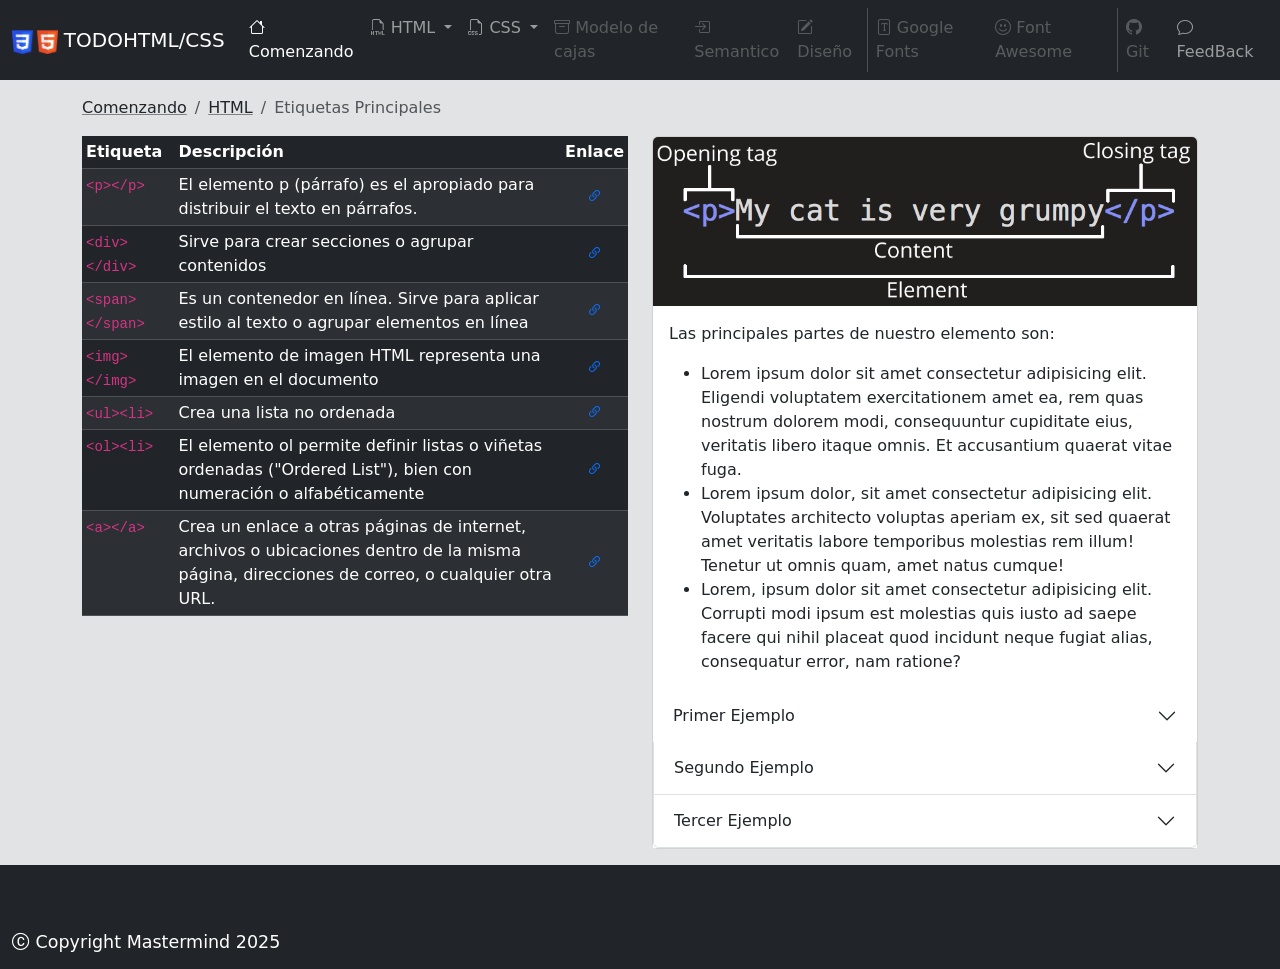
<file: HTML/documentos/htmlPrincipales.html>
<!DOCTYPE html>
<html lang="es">

<head>
    <meta charset="utf-8">
    <meta name="viewport" content="width=device-width">
    <link rel="stylesheet" href="./css/bootstrapcss.css">
    <link rel="stylesheet" href="./css/prism.css">
    <link rel="stylesheet" href="https://cdn.jsdelivr.net/npm/bootstrap-icons@1.13.1/font/bootstrap-icons.min.css">
    <link href="https://cdn.jsdelivr.net/npm/bootstrap@5.3.7/dist/css/bootstrap.min.css" rel="stylesheet"
        integrity="sha384-LN+7fdVzj6u52u30Kp6M/trliBMCMKTyK833zpbD+pXdCLuTusPj697FH4R/5mcr" crossorigin="anonymous">

    <title>Todo HTML/CSS</title>
</head>

<body class="bg-secondary-subtle">

    <nav class="navbar bg-dark navbar-expand-lg" data-bs-theme="dark">
        <div class="container-fluid">
            <a class="navbar-brand p-0" href="index.html">
                <img src="./imagenes/fotoEncabezado.png" alt="Logo Encabezado" height="24"> TODOHTML/CSS
            </a>
            <button class="navbar-toggler" type="button" data-bs-toggle="collapse" data-bs-target="#navbarNav"
                aria-controls="navbarNav" aria-expanded="false" aria-label="Toggle navigation">
                <span class="navbar-toggler-icon"></span>
            </button>
            <div class="collapse navbar-collapse" id="navbarNav">
                <ul class="navbar-nav me-auto">
                    <li class="nav-item">
                        <a class="nav-link active" aria-current="page" href="index.html"><i class="bi bi-house"></i>
                            Comenzando</a>
                    </li>
                    <li class="nav-item dropdown">
                        <a class="nav-link dropdown-toggle" href="#" role="button" data-bs-toggle="dropdown"
                            aria-expanded="false">
                            <i class="bi bi-filetype-html"></i>
                            HTML
                        </a>
                        <ul class="dropdown-menu">
                            <li><a class="dropdown-item" href="./htmlEsencial.html">Esencial</a></li>
                            <li><a class="dropdown-item" href="#">Etiquetas principales</a></li>
                            <li><a class="dropdown-item" href="#">HTML semántico</a></li>
                            <li>
                                <hr class="dropdown-divider">
                            </li>
                            <li><a class="dropdown-item" href="#">Formularios</a></li>
                            <li><a class="dropdown-item" href="#">Multimedia</a></li>
                        </ul>
                    </li>
                    <li class="nav-item dropdown">
                        <a class="nav-link dropdown-toggle" href="#" role="button" data-bs-toggle="dropdown"
                            aria-expanded="false">
                            <i class="bi bi-filetype-css"></i>
                            CSS
                        </a>
                        <ul class="dropdown-menu">
                            <li><a class="dropdown-item" href="#">Esencial</a></li>
                            <li><a class="dropdown-item" href="#">Colores y fondos</a></li>
                            <li><a class="dropdown-item" href="#">Box model</a></li>
                            <li><a class="dropdown-item" href="#">Tipografia</a></li>
                            <li><a class="dropdown-item" href="#">Grid</a></li>
                            <li>
                                <hr class="dropdown-divider">
                            </li>
                            <li><a class="dropdown-item" href="#">Pseudoelementos y clases</a></li>
                            <li><a class="dropdown-item" href="#">Flex</a></li>
                        </ul>
                    <li class="nav-item">
                        <a class="nav-link disabled" aria-disabled="true"><i class="bi bi-archive"></i>
                            Modelo de cajas</a>
                    </li>
                    <li class="nav-item">
                        <a class="nav-link disabled" aria-disabled="true"><i class="bi bi-box-arrow-in-right"></i>
                            Semantico</a>
                    </li>
                    <li class="nav-item">
                        <a class="nav-link disabled" aria-disabled="true"><i class="bi bi-pencil-square"></i>
                            Diseño</a>
                    </li>
                    <li class="nav-item">
                        <a class="nav-link disabled border-start" aria-disabled="true"><i class="bi bi-file-font"></i>
                            Google Fonts</a>
                    </li>
                    <li class="nav-item">
                        <a class="nav-link disabled" aria-disabled="true"><i class="bi bi-emoji-smile"></i> Font
                            Awesome</a>
                    </li>
                    <li class="nav-item">
                        <a class="nav-link disabled  border-start" aria-disabled="true"><i class="bi bi-github"></i>
                            Git</a>
                    </li>
                </ul>
                <div class="navbar-nav">
                    <a class="nav-link"><i class="bi bi-chat"></i>
                        FeedBack</a>
                </div>
            </div>
        </div>
    </nav>
    <nav class="container mt-3" aria-label="breadcrumb">
        <ol class="breadcrumb">
            <li class="breadcrumb-item"><a class="text-body link-underline-dark link-underline-opacity-50"
                    href="index.html">Comenzando</a></li>
            <li class="breadcrumb-item"><a class="text-body link-underline-dark link-underline-opacity-50"
                    href="#">HTML</a></li>
            <li class="breadcrumb-item active" aria-current="page">Etiquetas Principales</li>
        </ol>
    </nav>
    <main class="container mt-3">

        <div class="row">
            <div class="col">
                <table class="table table-dark table-striped table-sm">
                    <thead>
                        <tr>
                            <th scope="col">Etiqueta</th>
                            <th scope="col">Descripción</th>
                            <th scope="col">Enlace</th>
                        </tr>
                    </thead>
                    <tbody>
                        <tr>
                            <td><code>&lt;p&gt;&lt;/p&gt;</code></td>
                            <td>El elemento p (párrafo) es el apropiado para distribuir el texto en párrafos.</td>
                            <td class="text-center align-middle"><a
                                    href="https://developer.mozilla.org/es/docs/Web/HTML/Reference/Elements/p"><i
                                        class="bi bi-link-45deg"></i></a></td>
                        </tr>
                        <tr>
                            <td><code>&lt;div&gt;&lt;/div&gt;</code></td>
                            <td>Sirve para crear secciones o agrupar contenidos</td>
                            <td class="text-center align-middle"><a
                                    href="https://developer.mozilla.org/es/docs/Web/HTML/Reference/Elements/div"><i
                                        class="bi bi-link-45deg"></i></a></td>
                        </tr>
                        <tr>
                            <td><code>&lt;span&gt;&lt;/span&gt;</code></td>
                            <td>Es un contenedor en línea. Sirve para aplicar estilo al texto o agrupar elementos en
                                línea</td>
                            <td class="text-center align-middle"><a
                                    href="https://developer.mozilla.org/es/docs/Web/HTML/Reference/Elements/span"><i
                                        class="bi bi-link-45deg"></i></a></td>
                        </tr>
                        <tr>
                            <td><code>&lt;img&gt;&lt;/img&gt;</code></td>
                            <td>El elemento de imagen HTML representa una imagen en el documento</td>
                            <td class="text-center align-middle"><a
                                    href="https://developer.mozilla.org/es/docs/Web/HTML/Reference/Elements/img"><i
                                        class="bi bi-link-45deg"></i></a></td>
                        </tr>
                        <tr>
                            <td><code>&lt;ul&gt;&lt;li&gt;</code></td>
                            <td>Crea una lista no ordenada</td>
                            <td class="text-center align-middle"><a
                                    href="https://developer.mozilla.org/es/docs/Web/HTML/Reference/Elements/ul"><i
                                        class="bi bi-link-45deg"></i></a></td>
                        </tr>
                        <tr>
                            <td><code>&lt;ol&gt;&lt;li&gt;</code></td>
                            <td>El elemento ol permite definir listas o viñetas ordenadas ("Ordered List"), bien con
                                numeración o alfabéticamente</td>
                            <td class="text-center align-middle"><a
                                    href="https://developer.mozilla.org/es/docs/Web/HTML/Reference/Elements/ul"><i
                                        class="bi bi-link-45deg"></i></a></td>
                        </tr>
                        <tr>
                            <td><code>&lt;a&gt;&lt;/a&gt;</code></td>
                            <td>Crea un enlace a otras páginas de internet, archivos o ubicaciones dentro de la misma
                                página, direcciones de correo, o cualquier otra URL.</td>
                            <td class="text-center align-middle"><a
                                    href="https://developer.mozilla.org/es/docs/Web/HTML/Reference/Elements/a"><i
                                        class="bi bi-link-45deg"></i></a></td>
                        </tr>
                    </tbody>
                </table>
            </div>
            <div class="col">
                <div class="card mb-3">
                    <img src="./imagenes/ejemploP.png" class="card-img-top" alt="Ejemplo de linea HTML">
                    <div class="card-body">
                        <p>Las principales partes de nuestro elemento son:</p>
                        <ul class="card-text">
                            <li>Lorem ipsum dolor sit amet consectetur adipisicing elit. Eligendi voluptatem
                                exercitationem amet ea, rem quas nostrum dolorem modi, consequuntur cupiditate eius,
                                veritatis libero itaque omnis. Et accusantium quaerat vitae fuga.</li>
                            <li>Lorem ipsum dolor, sit amet consectetur adipisicing elit. Voluptates architecto voluptas
                                aperiam ex, sit sed quaerat amet veritatis labore temporibus molestias rem illum!
                                Tenetur ut omnis quam, amet natus cumque!</li>
                            <li>Lorem, ipsum dolor sit amet consectetur adipisicing elit. Corrupti modi ipsum est
                                molestias quis iusto ad saepe facere qui nihil placeat quod incidunt neque fugiat alias,
                                consequatur error, nam ratione?</li>
                        </ul>
                    </div>
                    <div class="accordion accordion-flush" id="accordionFlushExample">
                        <div class="accordion-item">
                            <h2 class="accordion-header">
                                <button class="accordion-button collapsed" type="button" data-bs-toggle="collapse"
                                    data-bs-target="#flush-collapseOne" aria-expanded="false"
                                    aria-controls="flush-collapseOne">
                                    Primer Ejemplo
                                </button>
                            </h2>
                            <div id="flush-collapseOne" class="accordion-collapse collapse"
                                data-bs-parent="#accordionFlushExample">
                                <div class="accordion-body">
                                    <pre class="p-0 m-0">
                                <code class="language-html">
&lt;!doctype html&gt;
&lt;html&gt;
&lt;head&gt;
&lt;meta charset="utf-8" /&gt;
&lt;title&gt;Mi pagina de prueba&lt;/title&gt;
&lt;/head&gt;
&lt;body&gt;
&lt;img src="images/firefox-icon.png" alt="Mi imagen de prueba" /&gt;
&lt;/body&gt;
&lt;/html&gt;
</code>
</pre>
                                    </li>
                                </div>
                            </div>
                            <div class="accordion-item">
                                <h2 class="accordion-header">
                                    <button class="accordion-button collapsed" type="button" data-bs-toggle="collapse"
                                        data-bs-target="#flush-collapseTwo" aria-expanded="false"
                                        aria-controls="flush-collapseTwo">
                                        Segundo Ejemplo
                                    </button>
                                </h2>
                                <div id="flush-collapseTwo" class="accordion-collapse collapse"
                                    data-bs-parent="#accordionFlushExample">
                                    <div class="accordion-body">
                                        <pre class="p-0 m-0">
                                <code class="language-html">
&lt;!doctype html&gt;
&lt;html&gt;
&lt;head&gt;
&lt;meta charset="utf-8" /&gt;
&lt;title&gt;Mi pagina de prueba&lt;/title&gt;
&lt;/head&gt;
&lt;body&gt;
&lt;img src="images/firefox-icon.png" alt="Mi imagen de prueba" /&gt;
&lt;/body&gt;
&lt;/html&gt;
</code>
</pre>
                                        </li>

                                    </div>
                                </div>
                            </div>
                            <div class="accordion-item">
                                <h2 class="accordion-header">
                                    <button class="accordion-button collapsed" type="button" data-bs-toggle="collapse"
                                        data-bs-target="#flush-collapseThree" aria-expanded="false"
                                        aria-controls="flush-collapseThree">
                                        Tercer Ejemplo
                                    </button>
                                </h2>
                                <div id="flush-collapseThree" class="accordion-collapse collapse"
                                    data-bs-parent="#accordionFlushExample">
                                    <div class="accordion-body">
                                        <pre class="p-0 m-0">
                                <code class="language-html">
&lt;!doctype html&gt;
&lt;html&gt;
&lt;head&gt;
&lt;meta charset="utf-8" /&gt;
&lt;title&gt;Mi pagina de prueba&lt;/title&gt;
&lt;/head&gt;
&lt;body&gt;
&lt;img src="images/firefox-icon.png" alt="Mi imagen de prueba" /&gt;
&lt;/body&gt;
&lt;/html&gt;
</code>
</pre>
                                        </li>
                                    </div>
                                </div>
                            </div>
                        </div>
                    </div>
                </div>
            </div>
    </main>

    <footer class="navbar bg-dark" data-bs-theme="dark">
        <div class="container-fluid mt-5">
            <a class="navbar-brand" href="https://getbootstrap.com/docs/5.3/components/navbar/#nav"><small><i
                        class="bi bi-c-circle"></i> Copyright
                    Mastermind 2025</small></a>
        </div>
    </footer>
    <script src="https://cdn.jsdelivr.net/npm/bootstrap@5.0.2/dist/js/bootstrap.bundle.min.js"
        integrity="sha384-MrcW6ZMFYlzcLA8Nl+NtUVF0sA7MsXsP1UyJoMp4YLEuNSfAP+JcXn/tWtIaxVXM"
        crossorigin="anonymous"></script>
    <script src="./js/prism.js"></script>

</body>
</file>
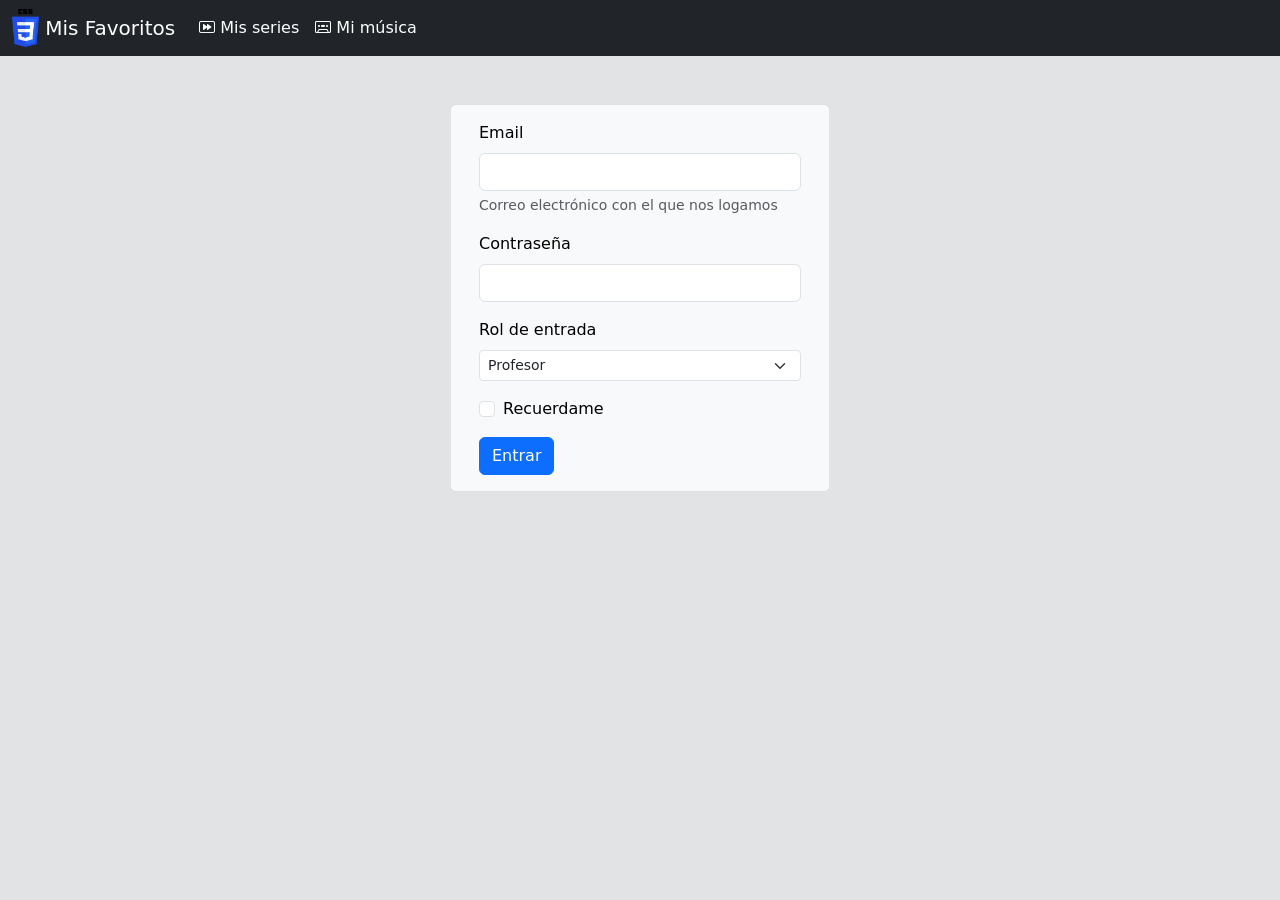
<file: HTML/documentos/login.html>
<!DOCTYPE html>
<html lang="es">

<head>
    <meta charset="UTF-8">
    <meta name="viewport" content="width=device-width, initial-scale=1.0">
    <title>Mis favoritos</title>
    <link href="https://cdn.jsdelivr.net/npm/bootstrap@5.3.0/dist/css/bootstrap.min.css" rel="stylesheet"
        integrity="sha384-9ndCyUaIbzAi2FUVXJi0CjmCapSmO7SnpJef0486qhLnuZ2cdeRhO02iuK6FUUVM" crossorigin="anonymous">
    <link rel="stylesheet" href="https://cdn.jsdelivr.net/npm/bootstrap-icons@1.10.5/font/bootstrap-icons.css">
</head>

<body class="bg-secondary-subtle">
    <nav class="navbar bg-dark navbar-expand-lg" data-bs-theme="dark">
        <div class="container-fluid">
            <a class="navbar-brand p-0" href="index.html">
                <img src="./imagenes/CSS.png" alt="LOGO Mis Favoritos" height="38px"> <span class="align-middle">Mis
                    Favoritos</span>
            </a>
            <button class="navbar-toggler" type="button" data-bs-toggle="collapse" data-bs-target="#navbarNav"
                aria-controls="navbarNav" aria-expanded="false" aria-label="Toggle navigation">
                <span class="navbar-toggler-icon"></span>
            </button>
            <div class="collapse navbar-collapse " id="navbarNav">
                <ul class="navbar-nav me-auto">
                    <li class="nav-item">
                        <a class="nav-link active" aria-current="page" href="#"><i class="bi bi-fast-forward-btn"></i>
                            Mis series</a>
                    </li>
                    <li class="nav-item">
                        <a class="nav-link active" aria-current="page" href="#"><i class="bi bi-cassette"></i> Mi
                            música</a>
                    </li>
                </ul>
            </div>
        </div>
    </nav>
    <main class="container mt-5">
        <div class="row justify-content-center">
            <div class="col-lg-4 col-md-8 col-sm-8 text-bg-light border border-1 rounded">
                <form class="p-3">
                    <div class="mb-3">
                        <label for="exampleInputEmail1" class="form-label">Email</label>
                        <input type="email" class="form-control" id="exampleInputEmail1" aria-describedby="emailHelp">
                        <div id="emailHelp" class="form-text">Correo electrónico con el que nos logamos</div>
                    </div>
                    <div class="mb-3">
                        <label for="exampleInputPassword1" class="form-label">Contraseña</label>
                        <input type="password" class="form-control" id="exampleInputPassword1">
                    </div>
                    <div class="mb-3">
                        <label for="rolSelect" class="form-label">Rol de entrada</label>
                        <select class="form-select form-select-sm" aria-label="Small select example" id="rolSelect">
                            <option value="1" selected>Profesor</option>
                            <option value="2">Alumno</option>
                        </select>
                    </div>
                    <div class="mb-3 form-check">
                        <input type="checkbox" class="form-check-input" id="exampleCheck1">
                        <label class="form-check-label" for="exampleCheck1">Recuerdame</label>
                    </div>
                    <button type="submit" class="btn btn-primary">Entrar</button>
                </form>
            </div>
        </div>
    </main>
    <script src="https://cdn.jsdelivr.net/npm/bootstrap@5.3.0/dist/js/bootstrap.bundle.min.js"
        integrity="sha384-geWF76RCwLtnZ8qwWowPQNguL3RmwHVBC9FhGdlKrxdiJJigb/j/68SIy3Te4Bkz"
        crossorigin="anonymous"></script>
</body>

</html>
</file>
<file: cuartaEntregaTeam/estilos.css/estilosTeam.css>
#titulo{
    font-family: "Vina Sans", cursive;
    font-size: 48px;
}
</file>
<file: iaArt/css/estilos.css>
.logo {
    font-family: "Vina Sans", cursive;
    font-size: 48px;
}

#offcanvasExampleLabel{
    font-family: "Vina Sans", cursive;
    font-size: 48px;
}

#carrouseliaArt {
    margin-top: 110px;
}
</file>
<file: HTML/documentos/css/prism.css>
/* PrismJS 1.30.0
https://prismjs.com/download#themes=prism-tomorrow&languages=markup+css+clike+javascript */
code[class*=language-],pre[class*=language-]{color:#ccc;background:0 0;font-family:Consolas,Monaco,'Andale Mono','Ubuntu Mono',monospace;font-size:1em;text-align:left;white-space:pre;word-spacing:normal;word-break:normal;word-wrap:normal;line-height:1.5;-moz-tab-size:4;-o-tab-size:4;tab-size:4;-webkit-hyphens:none;-moz-hyphens:none;-ms-hyphens:none;hyphens:none}pre[class*=language-]{padding:1em;margin:.5em 0;overflow:auto}:not(pre)>code[class*=language-],pre[class*=language-]{background:#2d2d2d}:not(pre)>code[class*=language-]{padding:.1em;border-radius:.3em;white-space:normal}.token.block-comment,.token.cdata,.token.comment,.token.doctype,.token.prolog{color:#999}.token.punctuation{color:#ccc}.token.attr-name,.token.deleted,.token.namespace,.token.tag{color:#e2777a}.token.function-name{color:#6196cc}.token.boolean,.token.function,.token.number{color:#f08d49}.token.class-name,.token.constant,.token.property,.token.symbol{color:#f8c555}.token.atrule,.token.builtin,.token.important,.token.keyword,.token.selector{color:#cc99cd}.token.attr-value,.token.char,.token.regex,.token.string,.token.variable{color:#7ec699}.token.entity,.token.operator,.token.url{color:#67cdcc}.token.bold,.token.important{font-weight:700}.token.italic{font-style:italic}.token.entity{cursor:help}.token.inserted{color:green}
</file>
<file: HTML/documentos/css/bootstrapcss.css>
@media (width<= 992px){
.nav-link.border-start{
    border-left: 0px  !important; 
}}
</file>
<file: Tecnologia/todoTecnologia/css/bootstrapcss.css>
.mastermind{
   background-color: #fc3d6d;
    color: white; 
}

.mastermind80{
    background-color: #fc3d6d;
    color: white;
    opacity: 0.8;
}

.mastermind60{
    background-color: #fc3d6d;
    color: gray;
    opacity: 0.6;
}

.mastermind40{
    background-color: #fc3d6d;
    color: black;
    opacity: 0.4;
}

.mastermindgray80{
    background-color: gray;
    color: white;
    opacity: 0.8;
}
.mastermindgray60{
    background-color: gray;
    color: white;
    opacity: 0.6;
}

.img-100alto{
    height: 100%;
}
</file>
